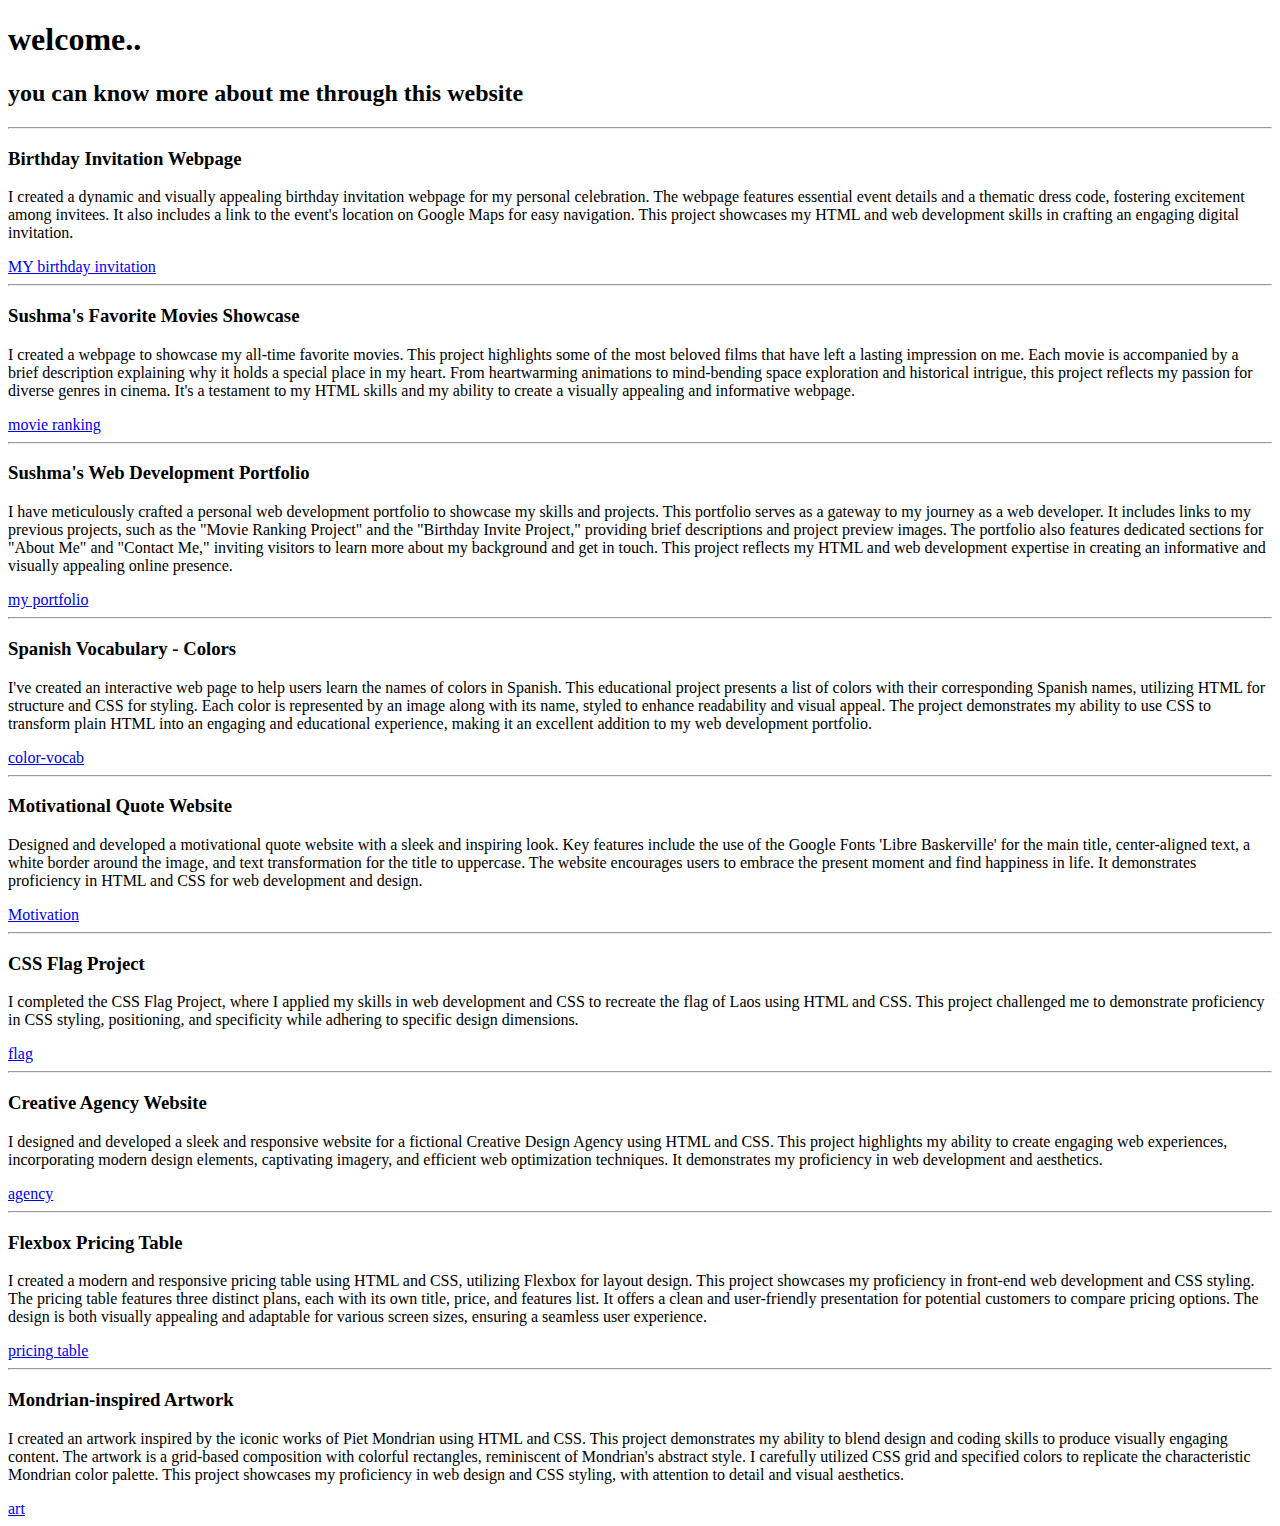
<file: index.html>
<!DOCTYPE html>
<html lang="en">
<head>
    <meta charset="UTF-8">
    <meta name="viewport" content="width=device-width, initial-scale=1.0">
    <title>blog</title>
</head>
<body>
    <h1>welcome..</h1>
    <h2>you can know more about me through this website</h2>
    <hr />
    <h3>
        Birthday Invitation Webpage
    </h3>
    <p>I created a dynamic and visually appealing birthday invitation webpage for my personal celebration. The webpage features essential event details and a thematic dress code, fostering excitement among invitees. It also includes a link to the event's location on Google Maps for easy navigation. This project showcases my HTML and web development skills in crafting an engaging digital invitation.</p>
    <a href="./3.4 Birthday Invite Project/index.html">MY birthday invitation</a>
    <hr />
    <h3>
        Sushma's Favorite Movies Showcase
    </h3>
    <p>
        I created a webpage to showcase my all-time favorite movies. This project highlights some of the most beloved films that have left a lasting impression on me. Each movie is accompanied by a brief description explaining why it holds a special place in my heart. From heartwarming animations to mind-bending space exploration and historical intrigue, this project reflects my passion for diverse genres in cinema. It's a testament to my HTML skills and my ability to create a visually appealing and informative webpage.

    </p>
    <a href="./2.4 Movie Ranking Project/index.html">movie ranking</a>
    <hr />
    <h3>
        Sushma's Web Development Portfolio
    </h3>
    <p>I have meticulously crafted a personal web development portfolio to showcase my skills and projects. This portfolio serves as a gateway to my journey as a web developer. It includes links to my previous projects, such as the "Movie Ranking Project" and the "Birthday Invite Project," providing brief descriptions and project preview images. The portfolio also features dedicated sections for "About Me" and "Contact Me," inviting visitors to learn more about my background and get in touch. This project reflects my HTML and web development expertise in creating an informative and visually appealing online presence.</p>
    <a href="./4.3 HTML Porfolio Project/index.html">my portfolio</a>
    <hr />
    <h3>Spanish Vocabulary - Colors</h3>
    <p>I've created an interactive web page to help users learn the names of colors in Spanish. This educational project presents a list of colors with their corresponding Spanish names, utilizing HTML for structure and CSS for styling. Each color is represented by an image along with its name, styled to enhance readability and visual appeal. The project demonstrates my ability to use CSS to transform plain HTML into an engaging and educational experience, making it an excellent addition to my web development portfolio.</p>
    <a href="./5.4 Color Vocab Project/index.html">color-vocab</a>
    <hr />
    <h3>Motivational Quote Website</h3>
    <p>Designed and developed a motivational quote website with a sleek and inspiring look. Key features include the use of the Google Fonts 'Libre Baskerville' for the main title, center-aligned text, a white border around the image, and text transformation for the title to uppercase. The website encourages users to embrace the present moment and find happiness in life. It demonstrates proficiency in HTML and CSS for web development and design.</p>
    <a href="./6.4 Motivation Meme Project/index.html">Motivation</a>
    <hr />
    <h3> CSS Flag Project</h3>
    <p>I completed the CSS Flag Project, where I applied my skills in web development and CSS to recreate the flag of Laos using HTML and CSS. This project challenged me to demonstrate proficiency in CSS styling, positioning, and specificity while adhering to specific design dimensions.</p>
    <a href="./7.3 CSS Flag Project/index.html">flag</a>
    <hr />
    <h3>Creative Agency Website</h3>
    <p>I designed and developed a sleek and responsive website for a fictional Creative Design Agency using HTML and CSS. This project highlights my ability to create engaging web experiences, incorporating modern design elements, captivating imagery, and efficient web optimization techniques. It demonstrates my proficiency in web development and aesthetics.</p>
    <a href="./8.4 Web Design Agency Project/index.html">agency</a>
    <hr />
    <h3>Flexbox Pricing Table</h3>
    <p>I created a modern and responsive pricing table using HTML and CSS, utilizing Flexbox for layout design. This project showcases my proficiency in front-end web development and CSS styling. The pricing table features three distinct plans, each with its own title, price, and features list. It offers a clean and user-friendly presentation for potential customers to compare pricing options. The design is both visually appealing and adaptable for various screen sizes, ensuring a seamless user experience.</p>
    <a href="./9.4 Flexbox Pricing Table Project/index.html">pricing table</a>
    <hr />
    <h3>
        Mondrian-inspired Artwork
    </h3>
    <p>I created an artwork inspired by the iconic works of Piet Mondrian using HTML and CSS. This project demonstrates my ability to blend design and coding skills to produce visually engaging content. The artwork is a grid-based composition with colorful rectangles, reminiscent of Mondrian's abstract style. I carefully utilized CSS grid and specified colors to replicate the characteristic Mondrian color palette. This project showcases my proficiency in web design and CSS styling, with attention to detail and visual aesthetics.</p>
    <a href="./10.3 Mondrian Project/index.html">art</a>
</body>
</html>
</file>
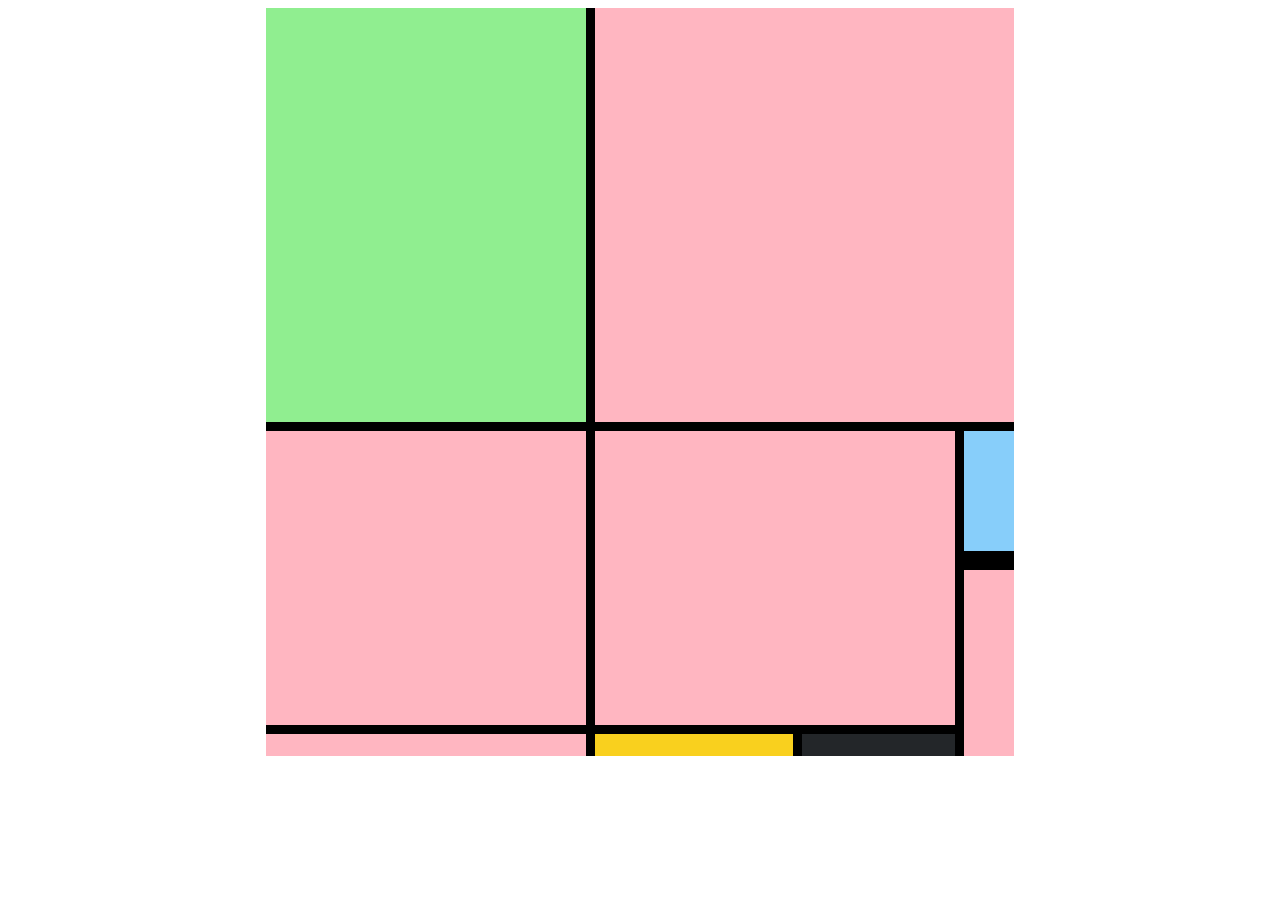
<file: 10.3 Mondrian Project/index.html>
<!DOCTYPE html>
<html lang="en">

<head>
  <meta charset="UTF-8">
  <meta name="viewport" content="width=device-width, initial-scale=1.0">
  <title>Mondrian Project</title>
  <style>
    /* 
    Write your CSS here 
    Line Colour: #000
    White: #F0F1EC
    Red: #E72F24
    Black: #232629
    Blue: #004592
    Yellow: #F9D01E
    */
    body {
      display: flex;
      justify-content: center;
      
     
    }

    .container {
      height: 748px;
      width: 748px;
      display: grid;
      background-color: #000;
      grid-template-columns: 320px 198px 153px 50px;
      grid-template-rows: 414px 130px 155px 22px;
      gap: 9px;
    }

    .item {
      background-color: lightpink;
    }

    .red {
      background-color: lightgreen;
    }

    .white1 {
      grid-column: span 3;
    }

    .white2 {
      grid-row: span 2;
    }

    .white3 {
      grid-area: 2 / 2 / 4 /4
    }

    .blue {
      background-color: lightskyblue;
      border-bottom: 10px solid #000;
    }

    .white4 {
      grid-row: span 2;
    }

    .yellow {
      background-color: #F9D01E;
    }

    .black {
      background-color: #232629;
    }
  </style>
</head>

<body>
  <!-- Write your HTML here -->
  <div class="container">
    <div class="item red"></div>
    <div class="item white1"></div>
    <div class="item white2"></div>
    <div class="item white3"></div>

    <div class="item blue"></div>
    <div class="item white4"></div>

    <div class="item"></div>
    <div class="item yellow"></div>
    <div class="item black"></div>
  </div>
</body>

</html>
</file>
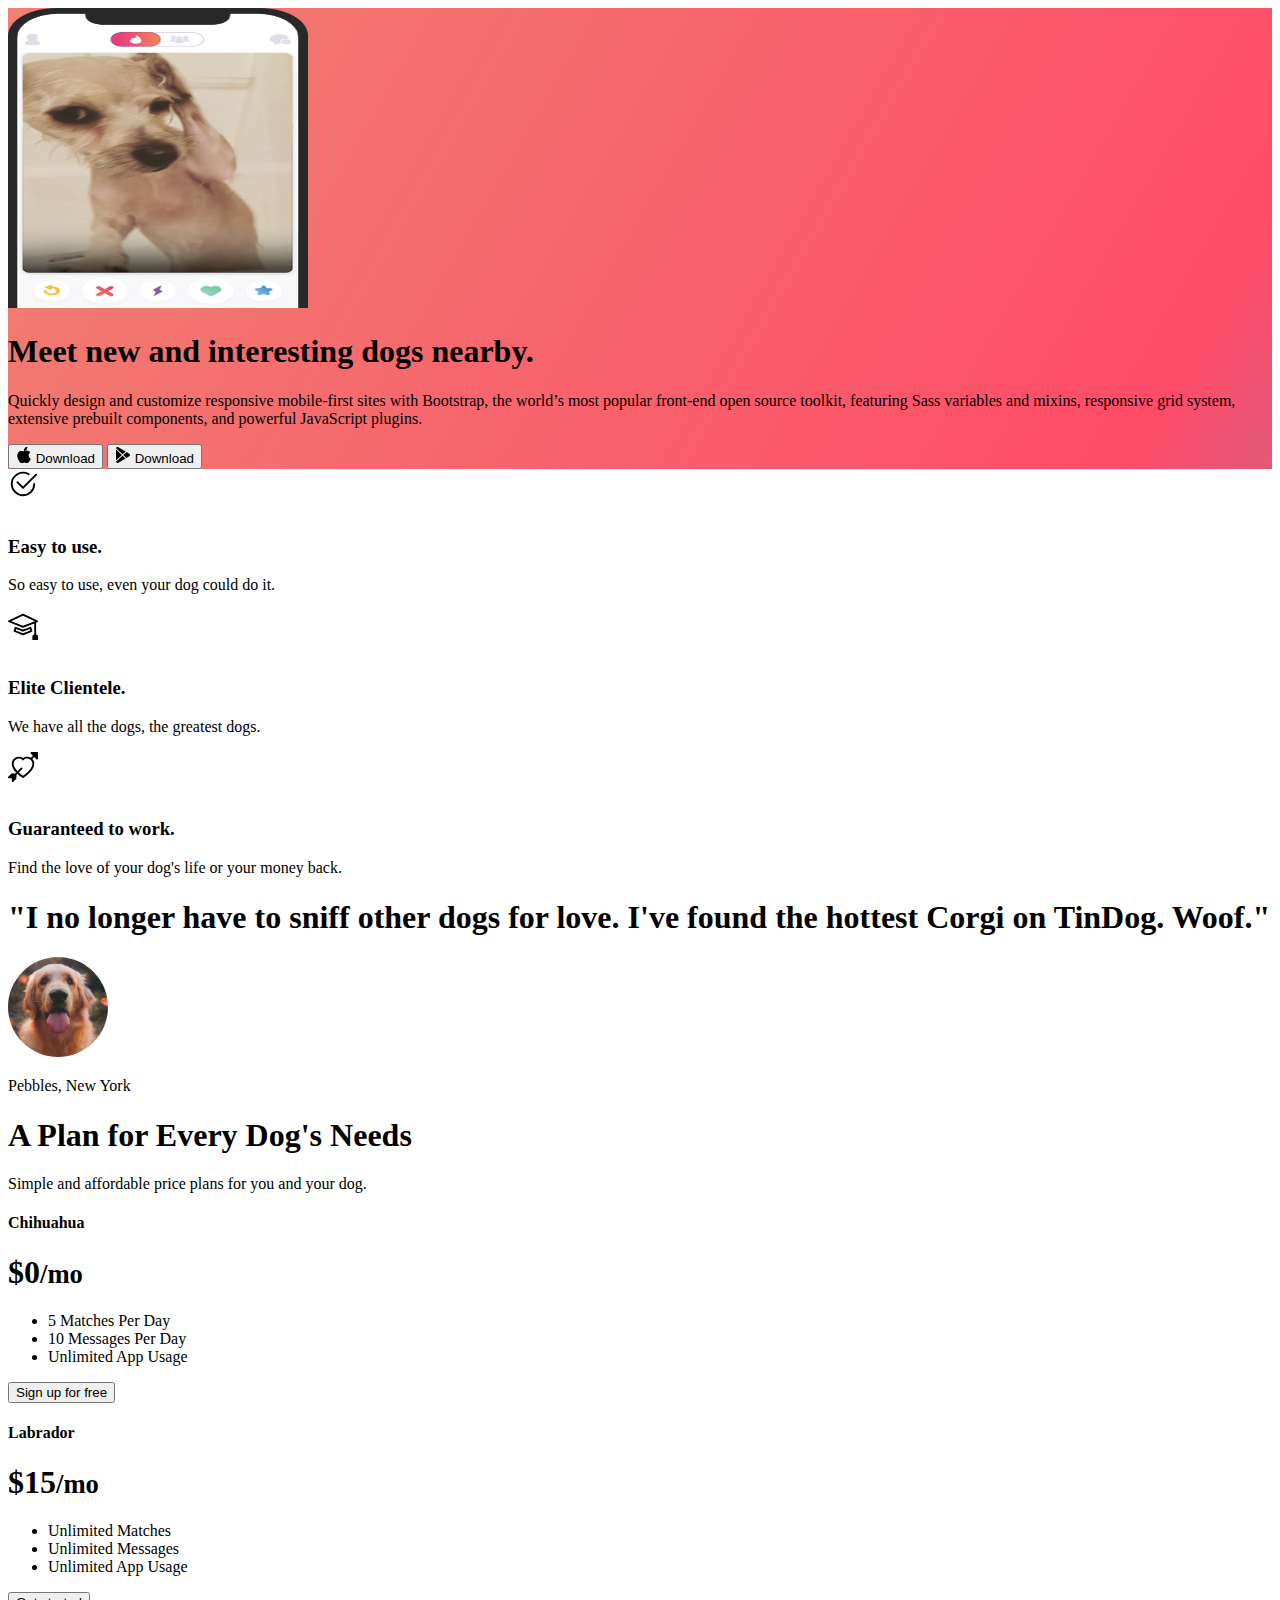
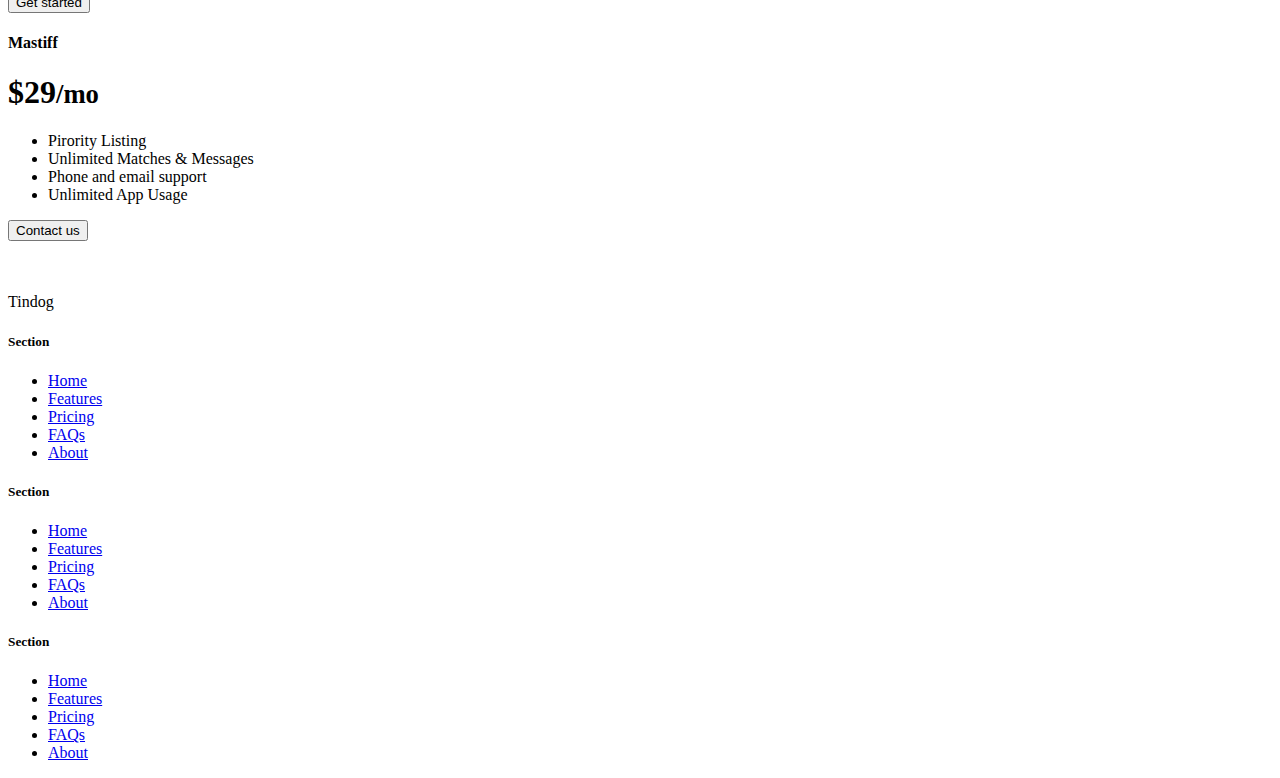
<file: 11.3 TinDog Project/index.html>
<!DOCTYPE html>
<html lang="en">

<head>
  <link href="https://cdn.jsdelivr.net/npm/bootstrap@5.3.1/dist/css/bootstrap.min.css" rel="stylesheet" integrity="sha384-4bw+/aepP/YC94hEpVNVgiZdgIC5+VKNBQNGCHeKRQN+PtmoHDEXuppvnDJzQIu9" crossorigin="anonymous">
  <link rel="stylesheet" href="./css/style.css">
  <meta charset="UTF-8">
  <meta name="viewport" content="width=device-width, initial-scale=1.0">
  <title>TinDog</title>
</head>

<body>

  <!-- Title -->
  <div>
  <section id="title" class="gradient-background">

    <div class="container col-xxl-8 px-4 pt-5">
      <div class="row flex-lg-row-reverse align-items-center g-5 pt-5">
        <div class="col-10 col-sm-8 col-lg-6">
          <img src="./images/iphone.png" class="d-block mx-lg-auto img-fluid" alt="Bootstrap Themes" width="300" height="300"  loading="lazy">
        </div>
        <div class="col-lg-6">
          <h1 class="display-5 fw-bold text-body-emphasis lh-1 mb-3">Meet new and interesting dogs nearby.</h1>
          <p class="lead">Quickly design and customize responsive mobile-first sites with Bootstrap, the world’s most popular front-end open source toolkit, featuring Sass variables and mixins, responsive grid system, extensive prebuilt components, and powerful JavaScript plugins.</p>
          <div class="d-grid gap-2 d-md-flex justify-content-md-start">
            <button type="button" class="btn btn-primary btn-lg px-4 me-md-2"><svg xmlns="http://www.w3.org/2000/svg" width="16" height="16" fill="currentColor"
              class="bi bi-apple mb-1" viewBox="0 0 16 16">
<path
                d="M11.182.008C11.148-.03 9.923.023 8.857 1.18c-1.066 1.156-.902 2.482-.878 2.516.024.034 1.52.087 2.475-1.258.955-1.345.762-2.391.728-2.43Zm3.314 11.733c-.048-.096-2.325-1.234-2.113-3.422.212-2.189 1.675-2.789 1.698-2.854.023-.065-.597-.79-1.254-1.157a3.692 3.692 0 0 0-1.563-.434c-.108-.003-.483-.095-1.254.116-.508.139-1.653.589-1.968.607-.316.018-1.256-.522-2.267-.665-.647-.125-1.333.131-1.824.328-.49.196-1.422.754-2.074 2.237-.652 1.482-.311 3.83-.067 4.56.244.729.625 1.924 1.273 2.796.576.984 1.34 1.667 1.659 1.899.319.232 1.219.386 1.843.067.502-.308 1.408-.485 1.766-.472.357.013 1.061.154 1.782.539.571.197 1.111.115 1.652-.105.541-.221 1.324-1.059 2.238-2.758.347-.79.505-1.217.473-1.282Z" />
<path
                d="M11.182.008C11.148-.03 9.923.023 8.857 1.18c-1.066 1.156-.902 2.482-.878 2.516.024.034 1.52.087 2.475-1.258.955-1.345.762-2.391.728-2.43Zm3.314 11.733c-.048-.096-2.325-1.234-2.113-3.422.212-2.189 1.675-2.789 1.698-2.854.023-.065-.597-.79-1.254-1.157a3.692 3.692 0 0 0-1.563-.434c-.108-.003-.483-.095-1.254.116-.508.139-1.653.589-1.968.607-.316.018-1.256-.522-2.267-.665-.647-.125-1.333.131-1.824.328-.49.196-1.422.754-2.074 2.237-.652 1.482-.311 3.83-.067 4.56.244.729.625 1.924 1.273 2.796.576.984 1.34 1.667 1.659 1.899.319.232 1.219.386 1.843.067.502-.308 1.408-.485 1.766-.472.357.013 1.061.154 1.782.539.571.197 1.111.115 1.652-.105.541-.221 1.324-1.059 2.238-2.758.347-.79.505-1.217.473-1.282Z" />
</svg> Download</button>
            <button type="button" class="btn btn-outline-info btn-lg px-4"><svg xmlns="http://www.w3.org/2000/svg" width="16" height="16" fill="currentColor"
              class="bi bi-google-play mb-1" viewBox="0 0 16 16">
<path
                d="M14.222 9.374c1.037-.61 1.037-2.137 0-2.748L11.528 5.04 8.32 8l3.207 2.96 2.694-1.586Zm-3.595 2.116L7.583 8.68 1.03 14.73c.201 1.029 1.36 1.61 2.303 1.055l7.294-4.295ZM1 13.396V2.603L6.846 8 1 13.396ZM1.03 1.27l6.553 6.05 3.044-2.81L3.333.215C2.39-.341 1.231.24 1.03 1.27Z" />
</svg> Download</button>
          </div>
        </div>
      </div>
    </div>
  </section>
  <!-- Features -->
  
    <section id="features">
      <div>
      <div class="container px-4 py-5" id="hanging-icons">
        
        <div class="row g-4 py-5 row-cols-1 row-cols-lg-3">
          <div class="col d-flex align-items-start">
            <div class="icon-square text-body-emphasis bg-body-secondary d-inline-flex align-items-center justify-content-center fs-4 flex-shrink-0 me-3">
              <svg xmlns="http://www.w3.org/2000/svg" height="30" fill="currentColor" class="bi bi-check2-circle"
              viewBox="0 0 16 16">
  <path
                d="M2.5 8a5.5 5.5 0 0 1 8.25-4.764.5.5 0 0 0 .5-.866A6.5 6.5 0 1 0 14.5 8a.5.5 0 0 0-1 0 5.5 5.5 0 1 1-11 0z" />
  <path
                d="M15.354 3.354a.5.5 0 0 0-.708-.708L8 9.293 5.354 6.646a.5.5 0 1 0-.708.708l3 3a.5.5 0 0 0 .708 0l7-7z" />
  </svg>
            </div>
            <div>
              <h3 class="fs-2 text-body-emphasis">Easy to use.</h3>
              <p>So easy to use, even your dog could do it.</p>
              
            </div>
          </div>
          <div class="col d-flex align-items-start">
            <div class="icon-square text-body-emphasis bg-body-secondary d-inline-flex align-items-center justify-content-center fs-4 flex-shrink-0 me-3">
              <svg xmlns="http://www.w3.org/2000/svg" height="30" fill="currentColor" class="bi bi-mortarboard" viewBox="0 0 16 16">
                <path d="M8.211 2.047a.5.5 0 0 0-.422 0l-7.5 3.5a.5.5 0 0 0 .025.917l7.5 3a.5.5 0 0 0 .372 0L14 7.14V13a1 1 0 0 0-1 1v2h3v-2a1 1 0 0 0-1-1V6.739l.686-.275a.5.5 0 0 0 .025-.917l-7.5-3.5ZM8 8.46 1.758 5.965 8 3.052l6.242 2.913L8 8.46Z"/>
                <path d="M4.176 9.032a.5.5 0 0 0-.656.327l-.5 1.7a.5.5 0 0 0 .294.605l4.5 1.8a.5.5 0 0 0 .372 0l4.5-1.8a.5.5 0 0 0 .294-.605l-.5-1.7a.5.5 0 0 0-.656-.327L8 10.466 4.176 9.032Zm-.068 1.873.22-.748 3.496 1.311a.5.5 0 0 0 .352 0l3.496-1.311.22.748L8 12.46l-3.892-1.556Z"/>
                </svg>
            </div>
            <div>
              <h3 class="fs-2 text-body-emphasis">Elite Clientele.</h3>
              <p>We have all the dogs, the greatest dogs.</p>
              
            </div>
          </div>
          <div class="col d-flex align-items-start">
            <div class="icon-square text-body-emphasis bg-body-secondary d-inline-flex align-items-center justify-content-center fs-4 flex-shrink-0 me-3">
              <svg xmlns="http://www.w3.org/2000/svg" height="30" fill="currentColor" class="bi bi-arrow-through-heart"
              viewBox="0 0 16 16">
  <path fill-rule="evenodd"
                d="M2.854 15.854A.5.5 0 0 1 2 15.5V14H.5a.5.5 0 0 1-.354-.854l1.5-1.5A.5.5 0 0 1 2 11.5h1.793l.53-.53c-.771-.802-1.328-1.58-1.704-2.32-.798-1.575-.775-2.996-.213-4.092C3.426 2.565 6.18 1.809 8 3.233c1.25-.98 2.944-.928 4.212-.152L13.292 2 12.147.854A.5.5 0 0 1 12.5 0h3a.5.5 0 0 1 .5.5v3a.5.5 0 0 1-.854.354L14 2.707l-1.006 1.006c.236.248.44.531.6.845.562 1.096.585 2.517-.213 4.092-.793 1.563-2.395 3.288-5.105 5.08L8 13.912l-.276-.182a21.86 21.86 0 0 1-2.685-2.062l-.539.54V14a.5.5 0 0 1-.146.354l-1.5 1.5Zm2.893-4.894A20.419 20.419 0 0 0 8 12.71c2.456-1.666 3.827-3.207 4.489-4.512.679-1.34.607-2.42.215-3.185-.817-1.595-3.087-2.054-4.346-.761L8 4.62l-.358-.368c-1.259-1.293-3.53-.834-4.346.761-.392.766-.464 1.845.215 3.185.323.636.815 1.33 1.519 2.065l1.866-1.867a.5.5 0 1 1 .708.708L5.747 10.96Z" />
  </svg>
            </div>
            <div>
              <h3 class="fs-2 text-body-emphasis">Guaranteed to work.</h3>
              <p>Find the love of your dog's life or your money back.</p>
              
            </div>
          </div>
        </div>
      </div>
  
    </section>
  
  

  <!-- Testimonial -->
  <section id="testimonial">
    
    <div class="my-5">
      <div class="p-5 text-center bg-body-tertiary">
        <div class="container py-5">
          <h1 class="text-body-emphasis">"I no longer have to sniff other dogs for love. I've found the hottest Corgi on TinDog. Woof."</h1>
          <img src="./images/dog-img.jpg" class="profile-img mt-5" height="100px" width="100px" />
          <p class="col-lg-8 mx-auto lead mt-2">
            Pebbles, New York
          </p>
        </div>
      </div>
    </div>

  </section>
  <div class="pricing-header p-3 pb-md-4 mx-auto text-center">
    <h1 class="display-4 fw-normal text-body-emphasis">A Plan for Every Dog's Needs</h1>
    <p class="fs-5 text-body-secondary">Simple and affordable price plans for you and your dog.</p>
  </div>
  <div class="row row-cols-1 row-cols-md-3 mb-3 text-center">
    <div class="col">
      <div class="card mb-4 rounded-3 shadow-sm">
        <div class="card-header py-3">
          <h4 class="my-0 fw-normal">Chihuahua</h4>
        </div>
        <div class="card-body">
          <h1 class="card-title pricing-card-title">$0<small class="text-body-secondary fw-light">/mo</small></h1>
          <ul class="list-unstyled mt-3 mb-4">
            <li>5 Matches Per Day</li>
            <li>10 Messages Per Day</li>
            <li>Unlimited App Usage</li>
            
          </ul>
          <button type="button" class="w-100 btn btn-lg btn-outline-primary">Sign up for free</button>
        </div>
      </div>
    </div>
    <div class="col">
      <div class="card mb-4 rounded-3 shadow-sm">
        <div class="card-header py-3">
          <h4 class="my-0 fw-normal">Labrador</h4>
        </div>
        <div class="card-body">
          <h1 class="card-title pricing-card-title">$15<small class="text-body-secondary fw-light">/mo</small></h1>
          <ul class="list-unstyled mt-3 mb-4">
            <li>Unlimited Matches</li>
            <li>Unlimited Messages</li>
            <li>Unlimited App Usage</li>
           
          </ul>
          <button type="button" class="w-100 btn btn-lg btn-primary">Get started</button>
        </div>
      </div>
    </div>
    <div class="col">
      <div class="card mb-4 rounded-3 shadow-sm border-primary">
        <div class="card-header py-3 text-bg-primary border-primary">
          <h4 class="my-0 fw-normal">Mastiff</h4>
        </div>
        <div class="card-body">
          <h1 class="card-title pricing-card-title">$29<small class="text-body-secondary fw-light">/mo</small></h1>
          <ul class="list-unstyled mt-3 mb-4">
            <li>Pirority Listing</li>
            <li>Unlimited Matches & Messages</li>
            <li>Phone and email support</li>
            <li>Unlimited App Usage</li>
          </ul>
          <button type="button" class="w-100 btn btn-lg btn-primary">Contact us</button>
        </div>
      </div>
    </div>
  </div>
  <!-- Pricing -->
  <section id="pricing">

  </section>
  <!-- Footer -->
  <section id="footer"><footer class="row row-cols-1 row-cols-sm-2 row-cols-md-5 py-5 my-5 border-top">
  <div class="col mb-3">
    <a href="/" class="d-flex align-items-center mb-3 link-body-emphasis text-decoration-none">
      <svg class="bi me-2" width="40" height="32"><use xlink:href="#bootstrap"></use></svg>
    </a>
    <p class="text-body-secondary">Tindog</p>
  </div>

  <div class="col mb-3">

  </div>

  <div class="col mb-3">
    <h5>Section</h5>
    <ul class="nav flex-column">
      <li class="nav-item mb-2"><a href="#" class="nav-link p-0 text-body-secondary">Home</a></li>
      <li class="nav-item mb-2"><a href="#" class="nav-link p-0 text-body-secondary">Features</a></li>
      <li class="nav-item mb-2"><a href="#" class="nav-link p-0 text-body-secondary">Pricing</a></li>
      <li class="nav-item mb-2"><a href="#" class="nav-link p-0 text-body-secondary">FAQs</a></li>
      <li class="nav-item mb-2"><a href="#" class="nav-link p-0 text-body-secondary">About</a></li>
    </ul>
  </div>

  <div class="col mb-3">
    <h5>Section</h5>
    <ul class="nav flex-column">
      <li class="nav-item mb-2"><a href="#" class="nav-link p-0 text-body-secondary">Home</a></li>
      <li class="nav-item mb-2"><a href="#" class="nav-link p-0 text-body-secondary">Features</a></li>
      <li class="nav-item mb-2"><a href="#" class="nav-link p-0 text-body-secondary">Pricing</a></li>
      <li class="nav-item mb-2"><a href="#" class="nav-link p-0 text-body-secondary">FAQs</a></li>
      <li class="nav-item mb-2"><a href="#" class="nav-link p-0 text-body-secondary">About</a></li>
    </ul>
  </div>

  <div class="col mb-3">
    <h5>Section</h5>
    <ul class="nav flex-column">
      <li class="nav-item mb-2"><a href="#" class="nav-link p-0 text-body-secondary">Home</a></li>
      <li class="nav-item mb-2"><a href="#" class="nav-link p-0 text-body-secondary">Features</a></li>
      <li class="nav-item mb-2"><a href="#" class="nav-link p-0 text-body-secondary">Pricing</a></li>
      <li class="nav-item mb-2"><a href="#" class="nav-link p-0 text-body-secondary">FAQs</a></li>
      <li class="nav-item mb-2"><a href="#" class="nav-link p-0 text-body-secondary">About</a></li>
    </ul>
  </div>
</footer>

  </section>
  
  <script src="https://cdn.jsdelivr.net/npm/bootstrap@5.3.1/dist/js/bootstrap.bundle.min.js" integrity="sha384-HwwvtgBNo3bZJJLYd8oVXjrBZt8cqVSpeBNS5n7C8IVInixGAoxmnlMuBnhbgrkm" crossorigin="anonymous"></script>
</body>


</html>
</file>
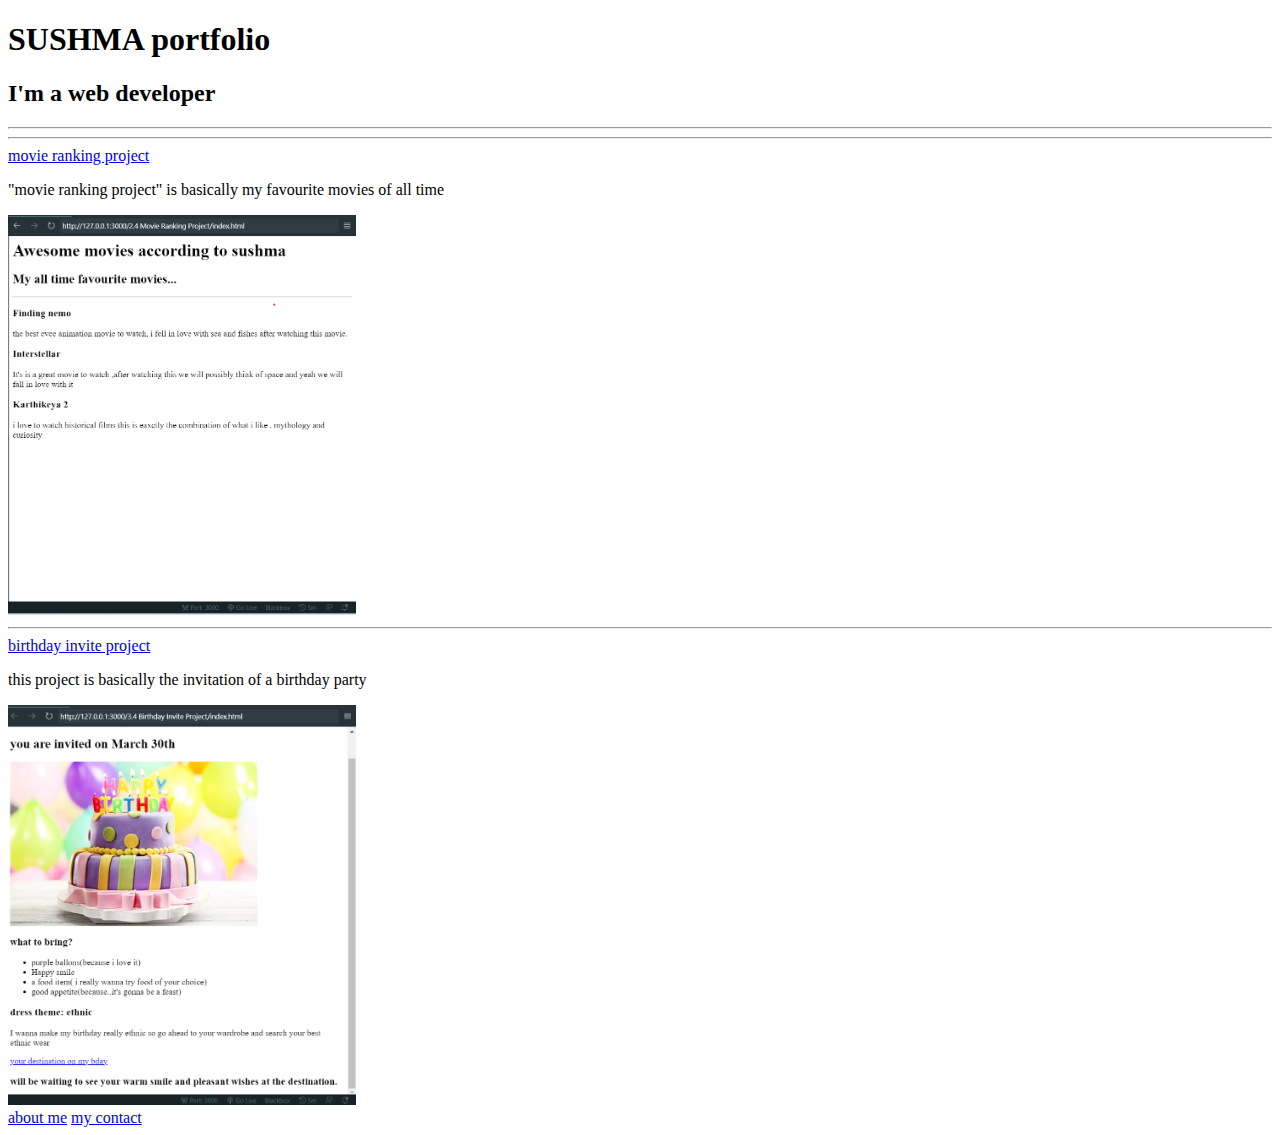
<file: 4.3 HTML Porfolio Project/index.html>
<!-- TODO 1: Create the HTML Boilerplate -->
<!DOCTYPE html>
<html lang="en">
<head>
    <meta charset="UTF-8">
    <meta name="viewport" content="width=device-width, initial-scale=1.0">
    <title>portfolio</title>
</head>
<body>
    <h1>SUSHMA portfolio</h1>
    <h2> I'm a web developer</h2>
    <hr />
    <hr />
    <a href="./public/movie-ranking.html">movie ranking project</a>
    <p> "movie ranking project" is basically my favourite movies of all time</p>
    <img height="400" src="./assets/images/movierankingproject.png" />
    <hr />
    <a href="./public/birthday-invite.html">birthday invite project</a>

    <p>this project is basically the invitation of a birthday party</p>
<img height="400" src="./assets/images/birthdayinviteproject.png" />
<br />
<a href="./public/contact.html"> about me</a>
<a href="./public/about.html">my contact</a>
</body>

</html>

<!-- TODO 2: Add Your previous projects' HTML into the public folder -->

<!-- TODO 3: Take screenshots of your project previews and add the images to the images folder -->

<!-- TODO 4: Add titles/subtitles etc. -->

<!-- TODO 5: Add a link to the project pages -->

<!-- TODO 6: Add images to show the project previews
HINT for TODO 6: You can use the height attribute set to 200 to make the image smaller:
https://developer.mozilla.org/en-US/docs/Web/HTML/Element/img#attr-height -->

<!-- TODO 7: Add the Contact Me and About Me page links -->
</file>
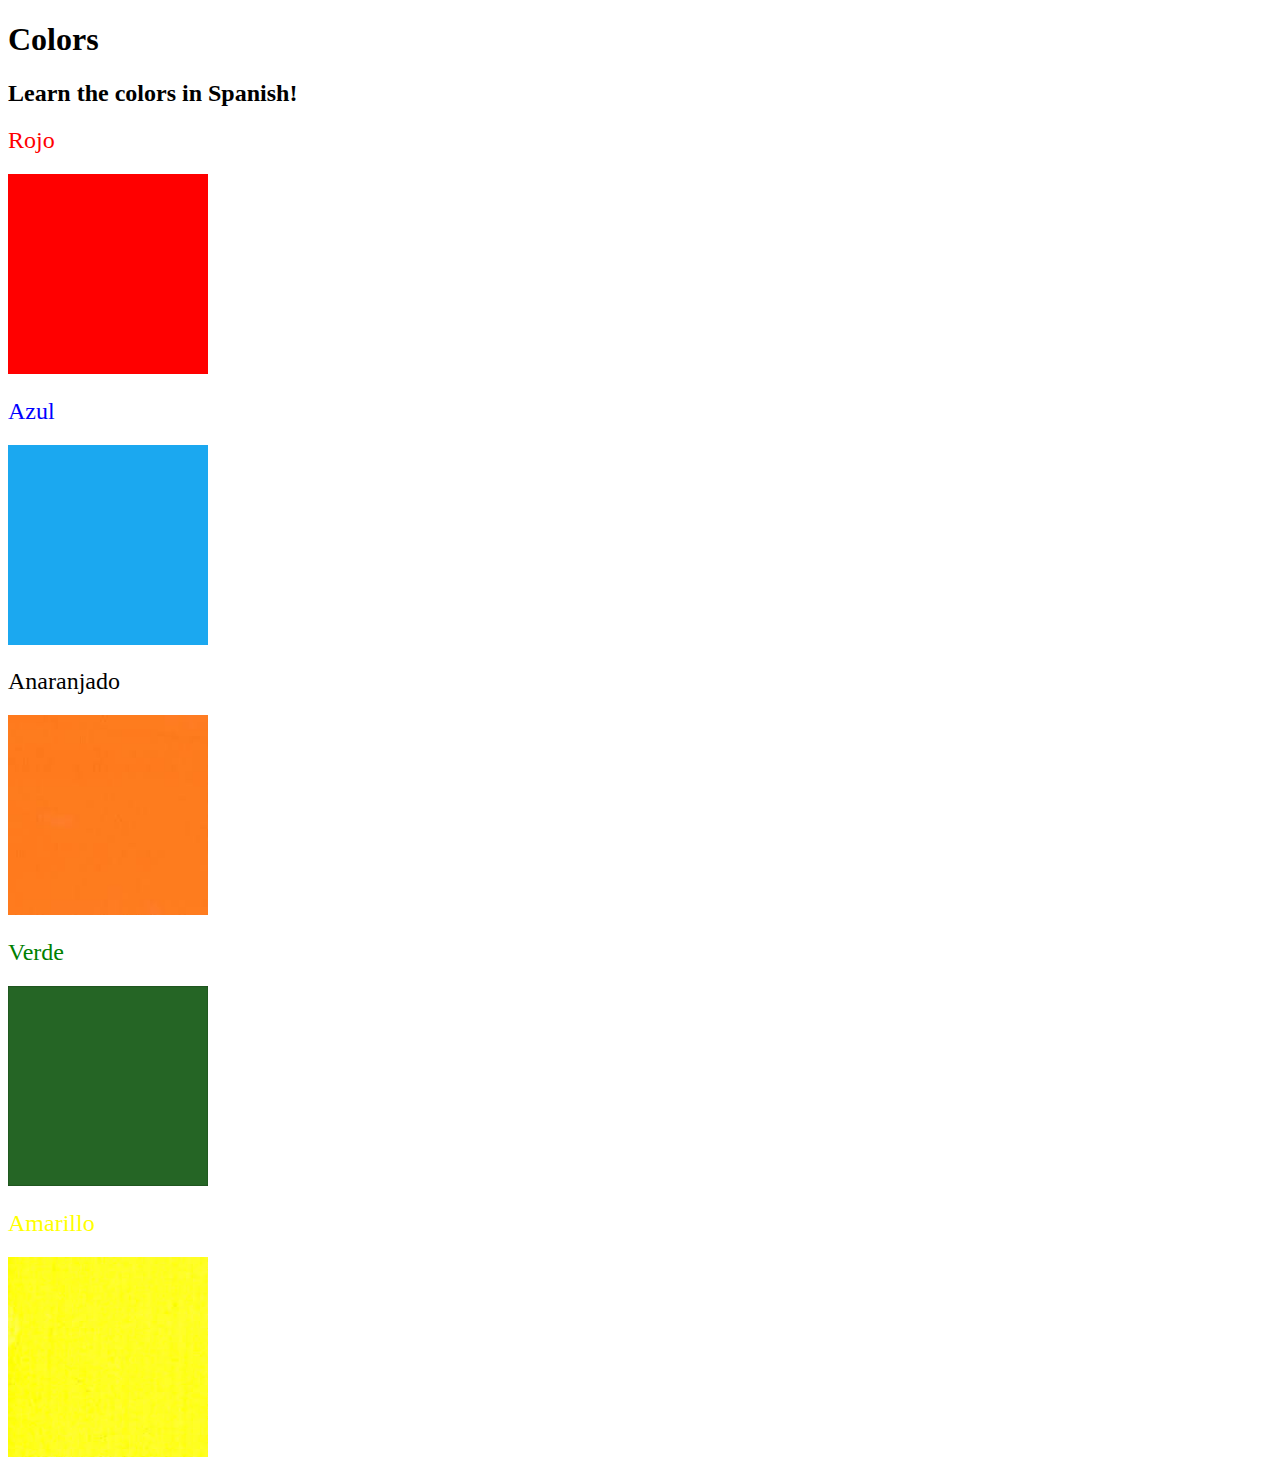
<file: 5.4 Color Vocab Project/index.html>
<!DOCTYPE html>
<html lang="en">

<head>
  <meta charset="UTF-8">
  <title>Spanish Vocabulary</title>
  <link rel="stylesheet" href="./styles.css" />
</head>

<body>
  <h1>Colors</h1>
  <h2>Learn the colors in Spanish!</h2>
  <h2 class="color-title" id="red">Rojo</h2>
  <img class="color" src="./assets/images/red.png" alt="red" />

  <h2 class="color-title" id="blue">Azul</h2>
  <img src="./assets/images/blue.png" alt="blue" />

  <h2 class="color-title" id="orange">Anaranjado</h2>
  <img src="./assets/images/orange.png" alt="orange" />

  <h2 class="color-title" id="green">Verde</h2>
  <img src="./assets/images/green.png" alt="green" />

  <h2 class="color-title" id="yellow">Amarillo</h2>
  <img src="./assets/images/yellow.png" alt="yellow" />
</body>

</html>

<!-- 
TODOs
IMPORTANT: You should not need to make ANY CHANGES to index.html
All code should be written in your CSS file.

1. Create a CSS file and incorporate it as an external stylesheet.
2. Use CSS to style each of the color titles to meaning. 
Hint: Use the id to help if you don't know the words in spanish.
3. Use CSS to change all the color titles to have "font-weight: normal;"
4. Use CSS (not HTML) to make all the images 200px heigh and 200px wide. 
Hint: 
https://developer.mozilla.org/en-US/docs/Web/CSS/height
https://developer.mozilla.org/en-US/docs/Web/CSS/width
-->
</file>
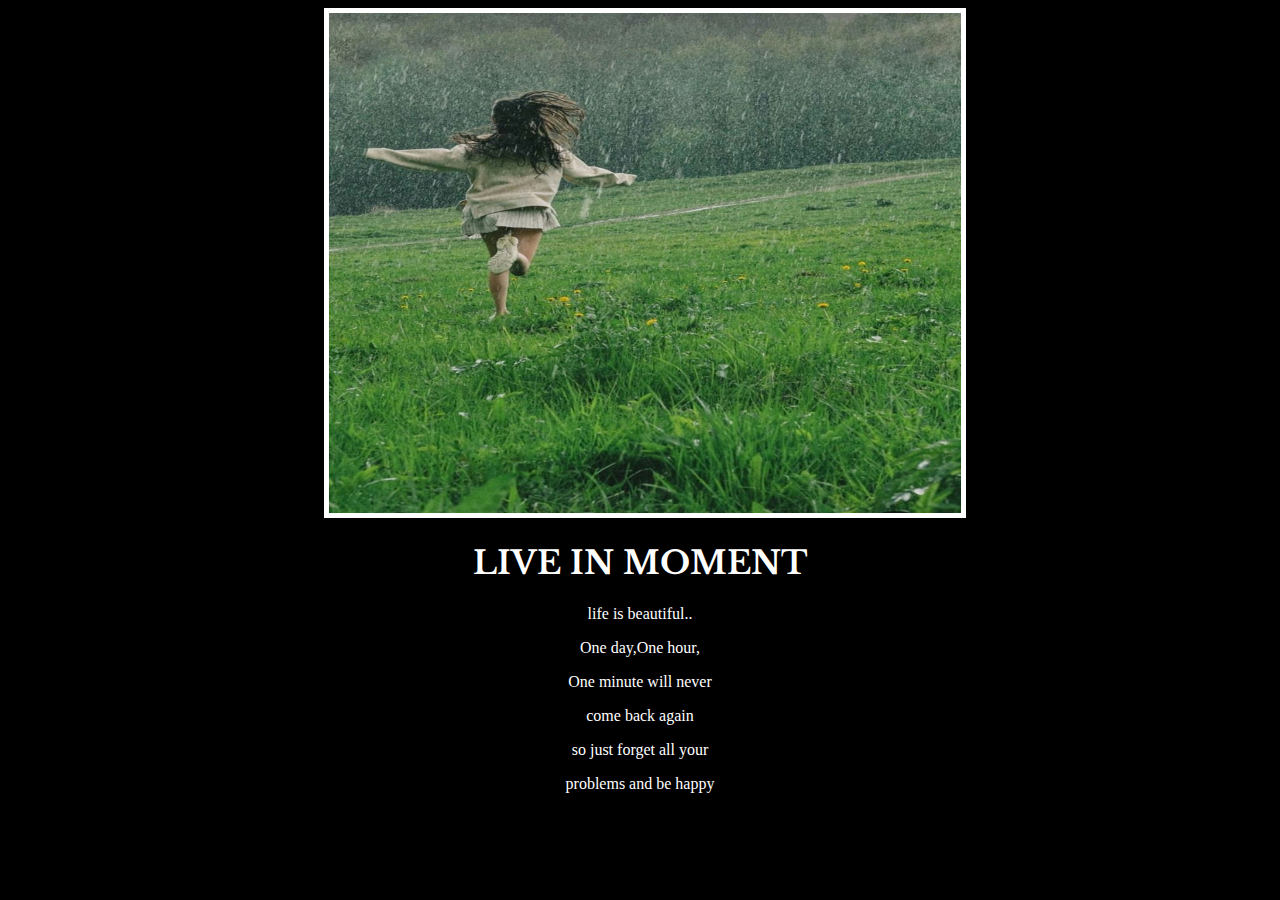
<file: 6.4 Motivation Meme Project/index.html>
<!-- 
  TODO: Create a motivational post website.
Style it how ever you like. 
Look at the goal image for inspiration.
But it must have the following features:
1. The main h1 text should be using the Regular Libre Baskerville Font from Google Fonts:
  https://fonts.google.com/specimen/Libre+Baskerville
2. The text should be white and background black.
3. Add your own image into the images folder inside assets. It should have a 5px white border.
4. The text should be center aligned.
5. Create a div to contain the h1, p and img elements. Adjust the margins so that the image and text are centered on the page. 
  Hint: You horizontally center a div by giving it a width of 50% and a margin-left of 25%.
  Hint: Set the image to have a width of 100% so it fills the div. 
6. Read about the text-transform property on MDN docs to make the h1 uppercase with CSS.
  https://developer.mozilla.org/en-US/docs/Web/CSS/text-transform 
-->
<!DOCTYPE html>
<html lang="en">
<head>
  <meta charset="UTF-8">
  <meta name="viewport" content="width=device-width, initial-scale=1.0">
  <title>Document</title>
  <style>
    h1{
      font-family: 'Edu SA Beginner', cursive;
font-family: 'Libre Baskerville', serif;
color:white;
text-align:center;
text-transform:uppercase;
    }
    p{
      color:white;
text-align:center;

    }
    body{
      background-color: black;
    }
    img{
      border:5px solid white;
      width:100%;
      /* margin:0px 0px 0px 100px; */
    }
    div{
      width:50%;
      margin-left:25%;
      margin-right:25%;
    }
    
   
    /* p{
      margin:0px;
      color:white;
      
    }
    html{
      background-color:black;
    }
    h1{
      color:white;
      background-color: black;
      font-family: 'Edu SA Beginner', cursive;
font-family: 'Libre Baskerville', serif;
text-transform: uppercase;

    }
    img{
      border: 5px solid white;
     
    }
    div{
      text-align: center;
      
    } */

  </style>
  <link rel="preconnect" href="https://fonts.googleapis.com">
  <link rel="preconnect" href="https://fonts.gstatic.com" crossorigin>
  <link href="https://fonts.googleapis.com/css2?family=Edu+SA+Beginner:wght@500&family=Libre+Baskerville:wght@700&display=swap" rel="stylesheet">

</head>
<body>
  <div>
    <img height = 500px width="500px" src="./assets/images/WhatsApp Image 2023-07-28 at 8.17.36 PM.jpeg" />
  <h1> live in moment</h1>
  <p>life is beautiful.. </p>
  <p> One day,One hour,</p>
  <p>One minute will never </p>
  <p>come back again</p>
  <p>so just forget all your </p>
  <p>problems and be happy</p>
</div>
  
</body>
</html>
</file>
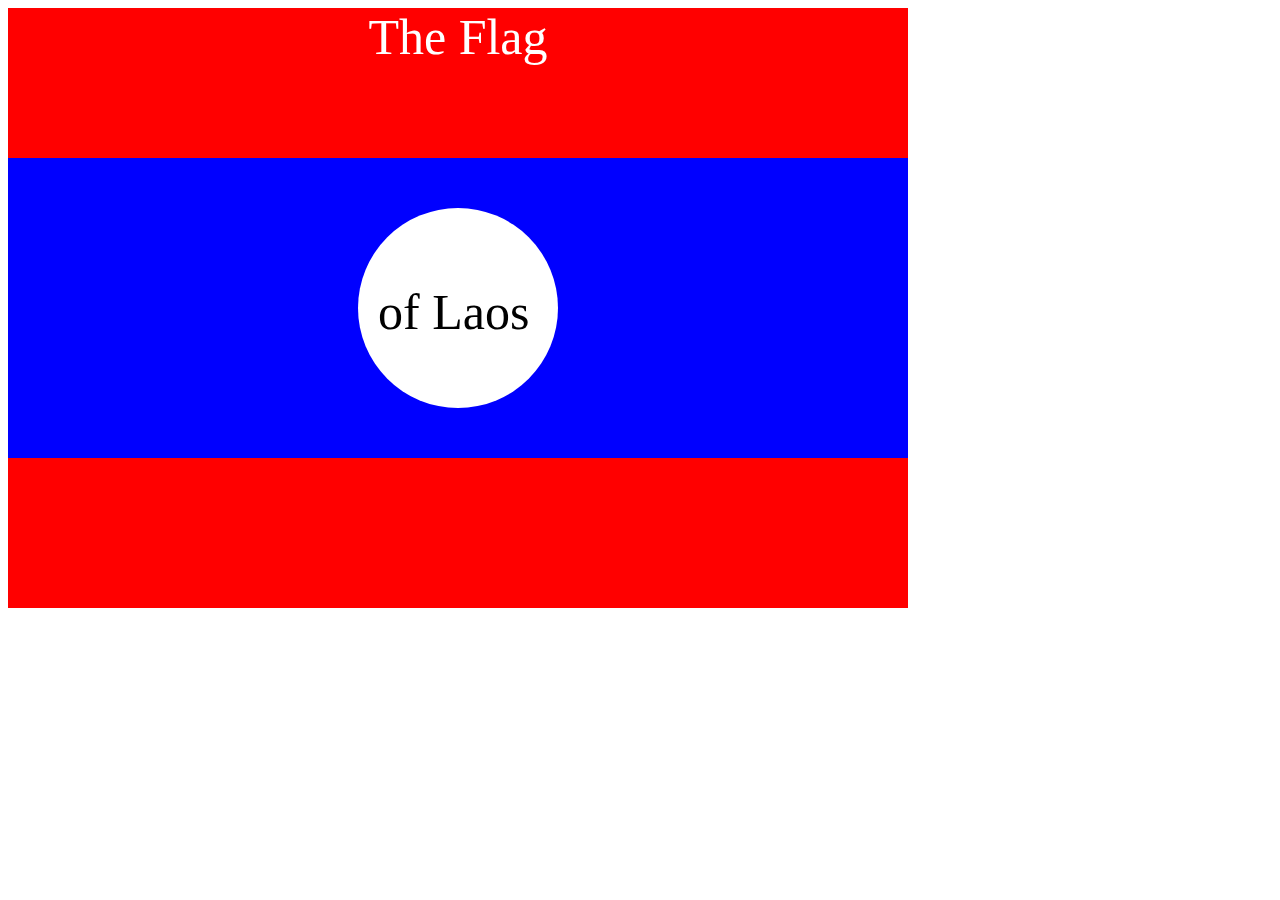
<file: 7.3 CSS Flag Project/index.html>
<!DOCTYPE html>
<html lang="en">

<head>
  <meta charset="UTF-8">
  <title>CSS Flag Project</title>
  <style>
    /* Write your CSS Code here */
    
  .flag{
    width:900px;
    height:600px;
    background-color: red;
    position:relative;
  }
  .flag>div>div>p{
    color:black;
    
    text-align: center;
    margin:0;
    position:absolute;
    top:75px;
    left:20px;
    
  }
  
  .flag>div{
    top:150px;
    background-color: blue;
    height:300px;
    width:900px;
    position:absolute;
  }
  .flag>div>div{
    
    height:200px;
    width:200px;
    border-radius: 50%;
    background-color: white;
    position:absolute;
    top:50px;
    bottom:50px;
    left:350px;

  }
  p{
    color:white;
    font-size:50px;
    margin:0;
    text-align: center;
  }
  </style>
</head>

 <!-- 
  IMPORTANT! Do not change any HTML
Don't add any classes/ids/elements 
Use what you know about combining selectors 
and CSS specificity instead.
Hint 1: The flag is 900px by 600px and the circle is 200px by 200px.
Hint 2: You can use CSS inspection to get the colors from
https://appbrewery.github.io/flag-of-laos/
--> 

<body>
  <div class="flag">
    <p>The Flag</p>
    <div>
      <div>
        <p>of Laos</p>
      </div>
    </div>
  </div>
</body>

</html>
</file>
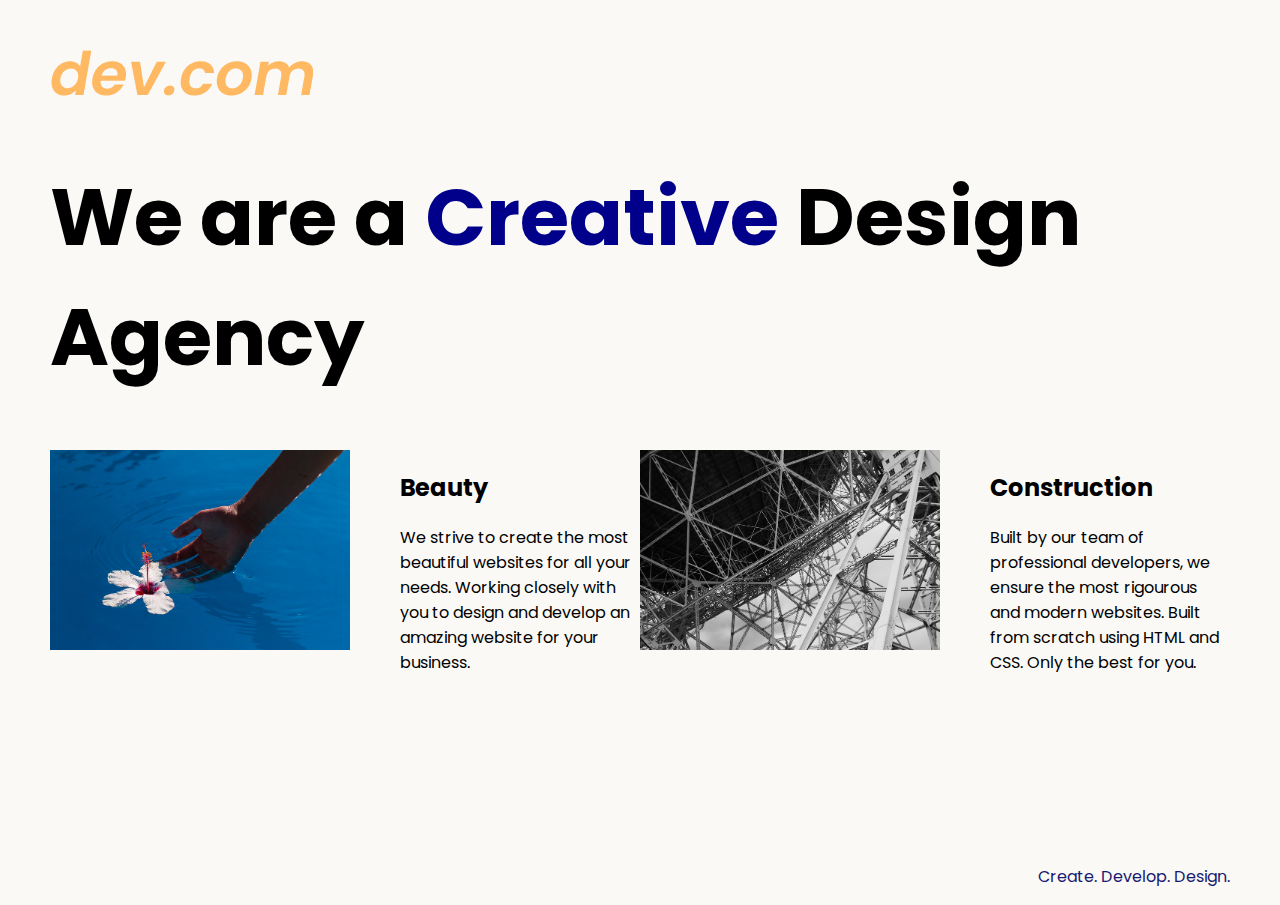
<file: 8.4 Web Design Agency Project/index.html>
<!DOCTYPE html>
<html lang="en">

<head>
  <meta charset="UTF-8">
  <meta name="viewport" content="width=device-width, initial-scale=1.0">
  <title>Agency</title>
  <link rel="stylesheet" href="./style.css">
  <link rel="preconnect" href="https://fonts.googleapis.com">
  <link rel="preconnect" href="https://fonts.gstatic.com" crossorigin>
  <link href="https://fonts.googleapis.com/css2?family=Poppins:wght@400;700&display=swap" rel="stylesheet">
</head>

<body>
  <div class="main">
    <img class="logo" src="./assets/images/logo.png" alt="logo">
    <h1>We are a <span>Creative</span> Design Agency</h1>
    <div class="left card"><img class="tile-image" src="./assets/images/beautiful.jpg" alt="hand and flower in water">
      <h2 class="card-title">Beauty</h2>
      <p class="card-text">We strive to create the most beautiful websites for all your needs. Working closely with you
        to
        design and
        develop an amazing website for your business.</p>
    </div>

    <div class="right card"><img class="tile-image" src="./assets/images/construction.jpg" alt="metal structure">
      <h2 class="card-title">Construction</h2>
      <p>Built by our team of professional developers, we ensure the most rigourous and modern websites. Built from
        scratch using HTML and CSS. Only the best for you.</p>
    </div>

  </div>
  <footer>
    <p>Create. Develop. Design.</p>
  </footer>
</body>

</html>
</file>
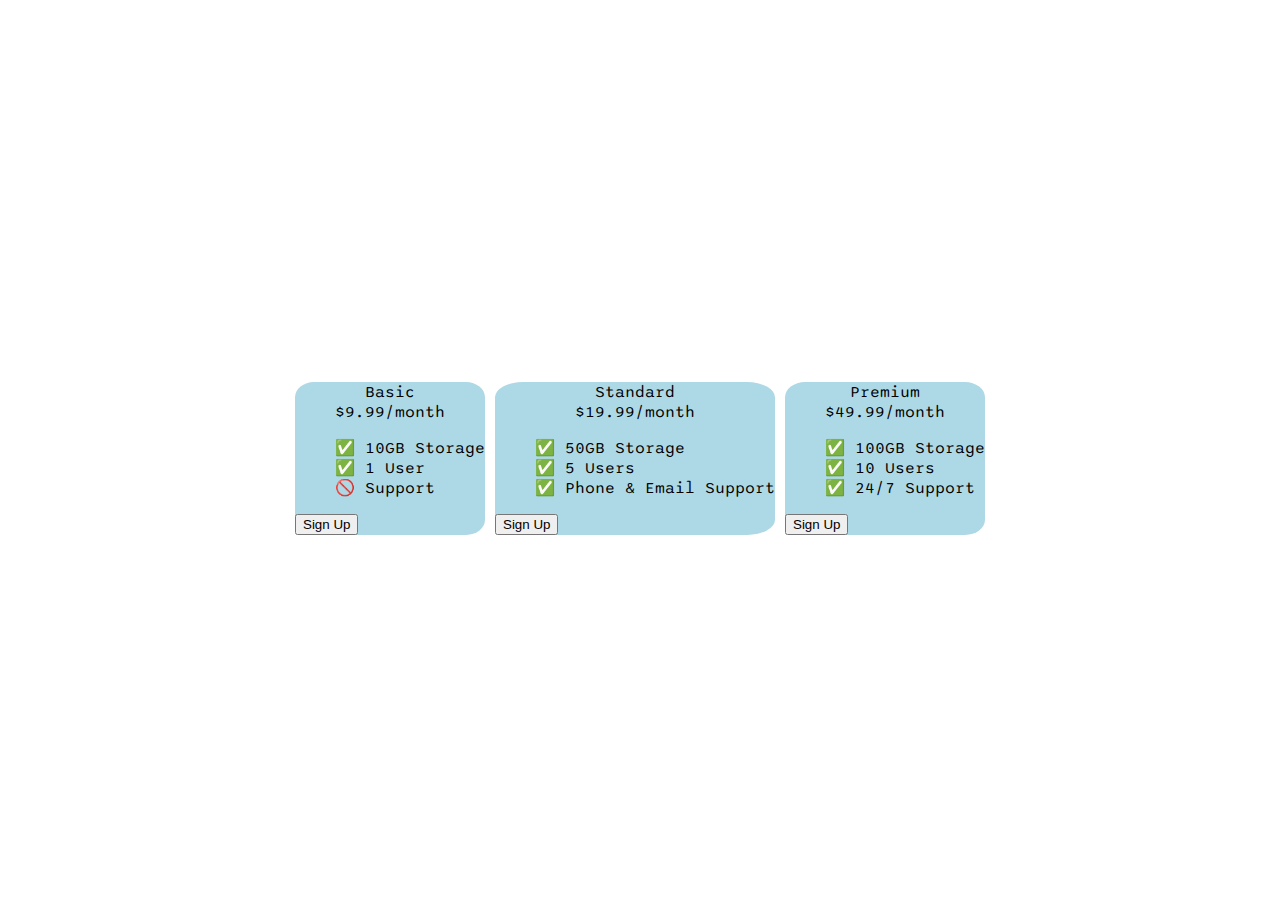
<file: 9.4 Flexbox Pricing Table Project/index.html>
<!DOCTYPE html>
<html>

<head>
  <title>Flexbox Pricing Table</title>
  <link rel="preconnect" href="https://fonts.googleapis.com">
  <link rel="preconnect" href="https://fonts.gstatic.com" crossorigin>
  <link href="https://fonts.googleapis.com/css2?family=Sono:wght@400;700&display=swap" rel="stylesheet">
  <style>
    body {
      font-family: 'Sono', sans-serif;
    }
.pricing-container{
  display: flex;
      justify-content: center;
      align-items: center;
      align-items: center;
      height: 100vh;
  flex:1;
  gap:10px;
}
/* .pricing-container {
      display: flex;
      justify-content: center;
      align-items: center;
      height: 100vh;
      gap: 2rem;
    } */
.pricing-plan{
  background-color: lightblue;
  gap:10px;
  border-radius: 10%;
  justify-content: center;
  align-items: center;
}
.plan-features{
  list-style: none ;
}
.plan-title{
  text-align: center;
}
.plan-price{
  text-align: center;
}
    /* Hint: What can you do with a media query and flexbox? */
    @media (max-width: 1250px) {
      
    }
  </style>
</head>

<body>
  <div class="pricing-container">
    <div class="pricing-plan">
      <div class="plan-title">Basic</div>
      <div class="plan-price">$9.99/month</div>
      <ul class="plan-features">
        <li>✅ 10GB Storage</li>
        <li>✅ 1 User</li>
        <li>🚫 Support</li>
      </ul>
      <button class="plan-button">Sign Up</a>
    </div>
    <div class="pricing-plan">
      <div class="plan-title">Standard</div>
      <div class="plan-price">$19.99/month</div>
      <ul class="plan-features">
        <li>✅ 50GB Storage</li>
        <li>✅ 5 Users</li>
        <li>✅ Phone &amp; Email Support</li>
      </ul>
      <button class="plan-button">Sign Up</a>
    </div>
    <div class="pricing-plan">
      <div class="plan-title">Premium</div>
      <div class="plan-price">$49.99/month</div>
      <ul class="plan-features">
        <li>✅ 100GB Storage</li>
        <li>✅ 10 Users</li>
        <li>✅ 24/7 Support</li>
      </ul>
      <button class="plan-button">Sign Up</a>
    </div>
  </div>

</body>

</html>
</file>
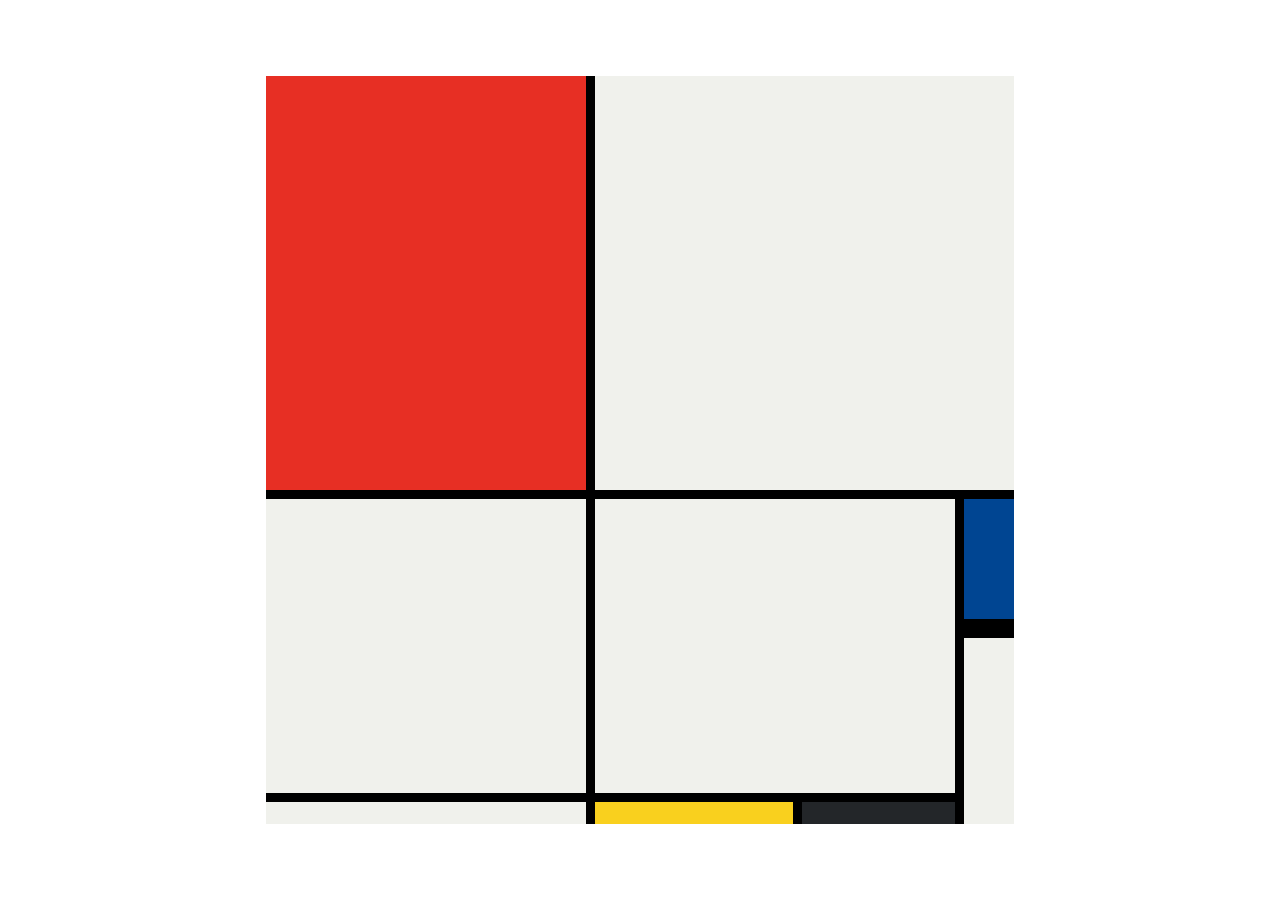
<file: 10.3 Mondrian Project/solution.html>
<!DOCTYPE html>
<html lang="en">

<head>
  <meta charset="UTF-8">
  <meta name="viewport" content="width=device-width, initial-scale=1.0">
  <title>Mondrian Project</title>
  <style>
    /* 
    Write your CSS here 
    Line Colour: #000
    White: #F0F1EC
    Red: #E72F24
    Black: #232629
    Blue: #004592
    Yellow: #F9D01E
    */
    body {
      display: flex;
      justify-content: center;
      align-items: center;
      height: 100vh;
      margin: 0;
      padding: 0;
    }

    .container {
      height: 748px;
      width: 748px;
      display: grid;
      background-color: #000;
      grid-template-columns: 320px 198px 153px 50px;
      grid-template-rows: 414px 130px 155px 22px;
      gap: 9px;
    }

    .item {
      background-color: #F0F1EC;
    }

    .red {
      background-color: #E72F24;
    }

    .white1 {
      grid-column: span 3;
    }

    .white2 {
      grid-row: span 2;
    }

    .white3 {
      grid-area: 2 / 2 / 4 /4
    }

    .blue {
      background-color: #004592;
      border-bottom: 10px solid #000;
    }

    .white4 {
      grid-row: span 2;
    }

    .yellow {
      background-color: #F9D01E;
    }

    .black {
      background-color: #232629;
    }
  </style>
</head>

<body>
  <!-- Write your HTML here -->

  <div class="container">
    <div class="item red"></div>
    <div class="item white1"></div>
    <div class="item white2"></div>
    <div class="item white3"></div>

    <div class="item blue"></div>
    <div class="item white4"></div>

    <div class="item"></div>
    <div class="item yellow"></div>
    <div class="item black"></div>
  </div>
</body>

</html>
</file>
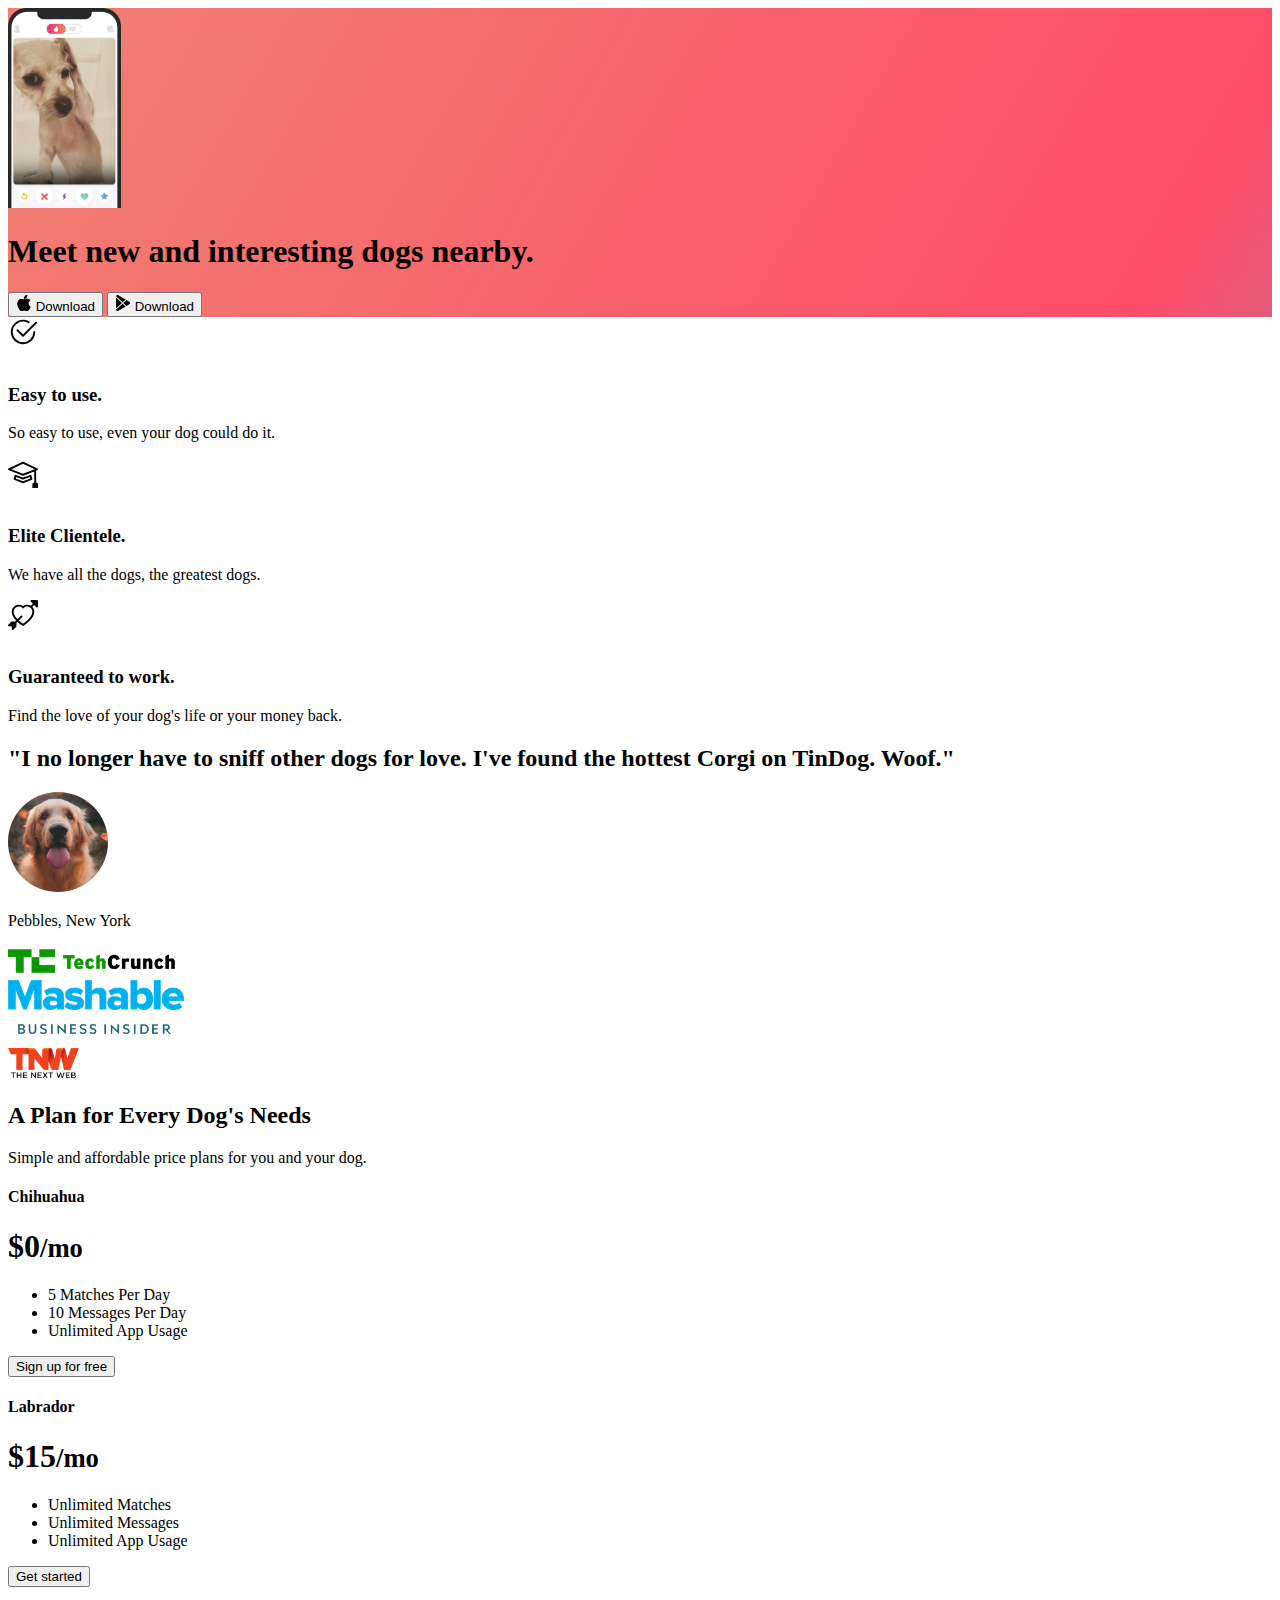
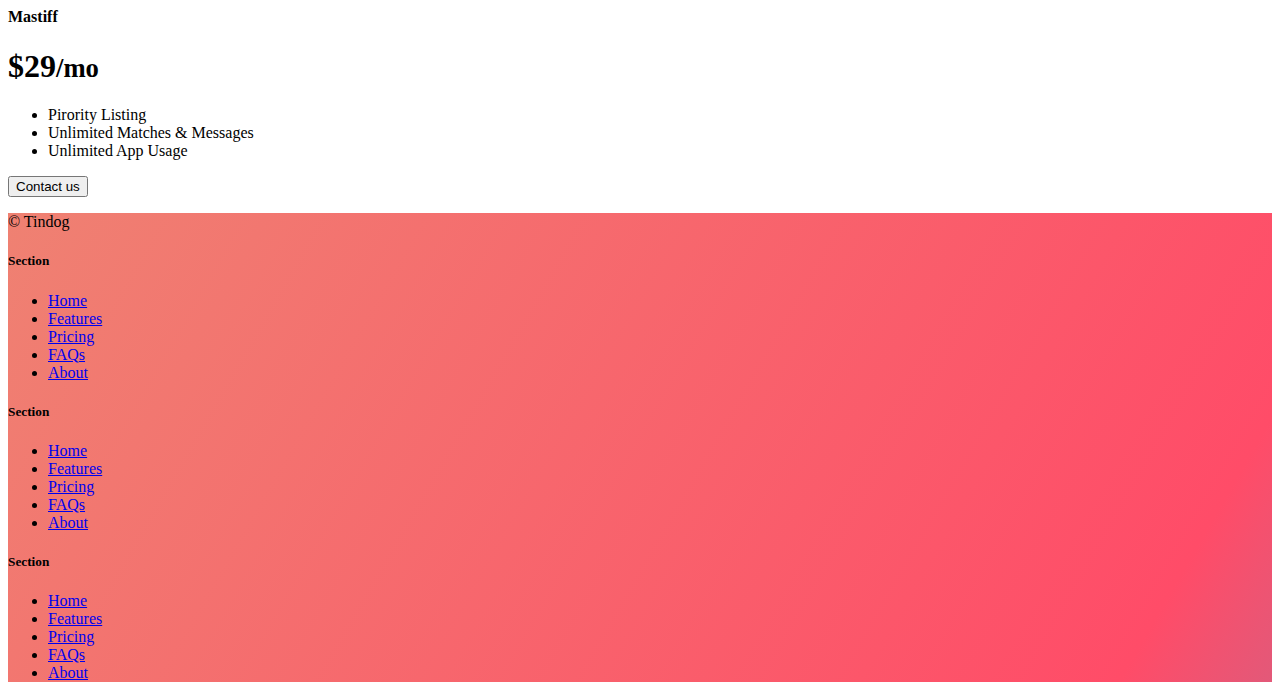
<file: 11.3 TinDog Project/solution.html>
<!DOCTYPE html>
<html lang="en">

<head>
  <meta charset="UTF-8">
  <meta name="viewport" content="width=device-width, initial-scale=1.0">
  <title>TinDog</title>
  <link href="https://cdn.jsdelivr.net/npm/bootstrap@5.3.0-alpha3/dist/css/bootstrap.min.css" rel="stylesheet"
    integrity="sha384-KK94CHFLLe+nY2dmCWGMq91rCGa5gtU4mk92HdvYe+M/SXH301p5ILy+dN9+nJOZ" crossorigin="anonymous">
  <link rel="stylesheet" href="./css/solution.css">
</head>

<body>


  <!-- Title -->
  <section id="title" class="gradient-background">

    <div class="container col-xxl-8 px-4 pt-5">
      <div class="row flex-lg-row-reverse align-items-center g-5 pt-5">
        <div class="col-10 col-sm-8 col-lg-6">
          <img src="./images/iphone.png" class="d-block mx-lg-auto img-fluid" alt="Bootstrap Themes" height="200"
            loading="lazy">
        </div>
        <div class="col-lg-6">
          <h1 class="display-5 fw-bold text-body-emphasis lh-1 mb-3">Meet new and interesting dogs nearby.</h1>

          <div class="d-grid gap-2 d-md-flex justify-content-md-start">
            <button type="button" class="btn btn-light btn-lg px-4 me-md-2"><svg xmlns="http://www.w3.org/2000/svg"
                width="16" height="16" fill="currentColor" class="bi bi-apple mb-1" viewBox="0 0 16 16">
                <path
                  d="M11.182.008C11.148-.03 9.923.023 8.857 1.18c-1.066 1.156-.902 2.482-.878 2.516.024.034 1.52.087 2.475-1.258.955-1.345.762-2.391.728-2.43Zm3.314 11.733c-.048-.096-2.325-1.234-2.113-3.422.212-2.189 1.675-2.789 1.698-2.854.023-.065-.597-.79-1.254-1.157a3.692 3.692 0 0 0-1.563-.434c-.108-.003-.483-.095-1.254.116-.508.139-1.653.589-1.968.607-.316.018-1.256-.522-2.267-.665-.647-.125-1.333.131-1.824.328-.49.196-1.422.754-2.074 2.237-.652 1.482-.311 3.83-.067 4.56.244.729.625 1.924 1.273 2.796.576.984 1.34 1.667 1.659 1.899.319.232 1.219.386 1.843.067.502-.308 1.408-.485 1.766-.472.357.013 1.061.154 1.782.539.571.197 1.111.115 1.652-.105.541-.221 1.324-1.059 2.238-2.758.347-.79.505-1.217.473-1.282Z" />
                <path
                  d="M11.182.008C11.148-.03 9.923.023 8.857 1.18c-1.066 1.156-.902 2.482-.878 2.516.024.034 1.52.087 2.475-1.258.955-1.345.762-2.391.728-2.43Zm3.314 11.733c-.048-.096-2.325-1.234-2.113-3.422.212-2.189 1.675-2.789 1.698-2.854.023-.065-.597-.79-1.254-1.157a3.692 3.692 0 0 0-1.563-.434c-.108-.003-.483-.095-1.254.116-.508.139-1.653.589-1.968.607-.316.018-1.256-.522-2.267-.665-.647-.125-1.333.131-1.824.328-.49.196-1.422.754-2.074 2.237-.652 1.482-.311 3.83-.067 4.56.244.729.625 1.924 1.273 2.796.576.984 1.34 1.667 1.659 1.899.319.232 1.219.386 1.843.067.502-.308 1.408-.485 1.766-.472.357.013 1.061.154 1.782.539.571.197 1.111.115 1.652-.105.541-.221 1.324-1.059 2.238-2.758.347-.79.505-1.217.473-1.282Z" />
              </svg> Download</button>
            <button type="button" class="btn btn-outline-light btn-lg px-4"><svg xmlns="http://www.w3.org/2000/svg"
                width="16" height="16" fill="currentColor" class="bi bi-google-play mb-1" viewBox="0 0 16 16">
                <path
                  d="M14.222 9.374c1.037-.61 1.037-2.137 0-2.748L11.528 5.04 8.32 8l3.207 2.96 2.694-1.586Zm-3.595 2.116L7.583 8.68 1.03 14.73c.201 1.029 1.36 1.61 2.303 1.055l7.294-4.295ZM1 13.396V2.603L6.846 8 1 13.396ZM1.03 1.27l6.553 6.05 3.044-2.81L3.333.215C2.39-.341 1.231.24 1.03 1.27Z" />
              </svg> Download</button>
          </div>
        </div>
      </div>
    </div>
  </section>
  <!-- Features -->
  <section id="features">
    <div class="container mt-5">
      <div class="row g-4 py-5 row-cols-1 row-cols-lg-3">
        <div class="col d-flex align-items-start">
          <div
            class="icon-square text-body-emphasis bg-body-secondary d-inline-flex align-items-center justify-content-center fs-4 flex-shrink-0 me-3">
            <svg xmlns="http://www.w3.org/2000/svg" height="30" fill="currentColor" class="bi bi-check2-circle"
              viewBox="0 0 16 16">
              <path
                d="M2.5 8a5.5 5.5 0 0 1 8.25-4.764.5.5 0 0 0 .5-.866A6.5 6.5 0 1 0 14.5 8a.5.5 0 0 0-1 0 5.5 5.5 0 1 1-11 0z" />
              <path
                d="M15.354 3.354a.5.5 0 0 0-.708-.708L8 9.293 5.354 6.646a.5.5 0 1 0-.708.708l3 3a.5.5 0 0 0 .708 0l7-7z" />
            </svg>
          </div>
          <div>
            <h3 class="fs-2">Easy to use.</h3>
            <p>So easy to use, even your dog could do it.</p>

          </div>
        </div>
        <div class="col d-flex align-items-start">
          <div
            class="icon-square text-body-emphasis bg-body-secondary d-inline-flex align-items-center justify-content-center fs-4 flex-shrink-0 me-3">
            <svg xmlns="http://www.w3.org/2000/svg" height="30" fill="currentColor" class="bi bi-mortarboard"
              viewBox="0 0 16 16">
              <path
                d="M8.211 2.047a.5.5 0 0 0-.422 0l-7.5 3.5a.5.5 0 0 0 .025.917l7.5 3a.5.5 0 0 0 .372 0L14 7.14V13a1 1 0 0 0-1 1v2h3v-2a1 1 0 0 0-1-1V6.739l.686-.275a.5.5 0 0 0 .025-.917l-7.5-3.5ZM8 8.46 1.758 5.965 8 3.052l6.242 2.913L8 8.46Z" />
              <path
                d="M4.176 9.032a.5.5 0 0 0-.656.327l-.5 1.7a.5.5 0 0 0 .294.605l4.5 1.8a.5.5 0 0 0 .372 0l4.5-1.8a.5.5 0 0 0 .294-.605l-.5-1.7a.5.5 0 0 0-.656-.327L8 10.466 4.176 9.032Zm-.068 1.873.22-.748 3.496 1.311a.5.5 0 0 0 .352 0l3.496-1.311.22.748L8 12.46l-3.892-1.556Z" />
            </svg>
          </div>
          <div>
            <h3 class="fs-2">Elite Clientele.</h3>
            <p>We have all the dogs, the greatest dogs.</p>

          </div>
        </div>
        <div class="col d-flex align-items-start">
          <div
            class="icon-square text-body-emphasis bg-body-secondary d-inline-flex align-items-center justify-content-center fs-4 flex-shrink-0 me-3">
            <svg xmlns="http://www.w3.org/2000/svg" height="30" fill="currentColor" class="bi bi-arrow-through-heart"
              viewBox="0 0 16 16">
              <path fill-rule="evenodd"
                d="M2.854 15.854A.5.5 0 0 1 2 15.5V14H.5a.5.5 0 0 1-.354-.854l1.5-1.5A.5.5 0 0 1 2 11.5h1.793l.53-.53c-.771-.802-1.328-1.58-1.704-2.32-.798-1.575-.775-2.996-.213-4.092C3.426 2.565 6.18 1.809 8 3.233c1.25-.98 2.944-.928 4.212-.152L13.292 2 12.147.854A.5.5 0 0 1 12.5 0h3a.5.5 0 0 1 .5.5v3a.5.5 0 0 1-.854.354L14 2.707l-1.006 1.006c.236.248.44.531.6.845.562 1.096.585 2.517-.213 4.092-.793 1.563-2.395 3.288-5.105 5.08L8 13.912l-.276-.182a21.86 21.86 0 0 1-2.685-2.062l-.539.54V14a.5.5 0 0 1-.146.354l-1.5 1.5Zm2.893-4.894A20.419 20.419 0 0 0 8 12.71c2.456-1.666 3.827-3.207 4.489-4.512.679-1.34.607-2.42.215-3.185-.817-1.595-3.087-2.054-4.346-.761L8 4.62l-.358-.368c-1.259-1.293-3.53-.834-4.346.761-.392.766-.464 1.845.215 3.185.323.636.815 1.33 1.519 2.065l1.866-1.867a.5.5 0 1 1 .708.708L5.747 10.96Z" />
            </svg>
          </div>
          <div>
            <h3 class="fs-2">Guaranteed to work.</h3>
            <p>Find the love of your dog's life or your money back.</p>

          </div>
        </div>
      </div>
    </div>
  </section>
  <!-- Testimonial -->
  <section id="testimonial">
    <div class="my-5">
      <div class="p-5 text-center bg-body-tertiary">
        <div class="container py-5">
          <h2 class="text-body-emphasis">"I no longer have to sniff other dogs for love. I've found the hottest Corgi on
            TinDog. Woof."</h2>
          <img class="profile-img mt-5" src="./images/dog-img.jpg" alt="dog image">
          <p class="col-lg-8 mx-auto lead mt-2">
            Pebbles, New York
          </p>
        </div>

        <div class="container">
          <div class="row">
            <div class="col-lg-3 col-sm-12">
              <img src="./images/techcrunch.png" alt="techcrunch" height="30">
            </div>
            <div class="col-lg-3 col-sm-12">
              <img src="./images/mashable.png" alt="mashable" height="30">
            </div>
            <div class="col-lg-3 col-sm-12">
              <img src="./images/bizinsider.png" alt="bizinsider" height="30">
            </div>
            <div class="col-lg-3 col-sm-12">
              <img src="./images/tnw.png" alt="tnw" height="30">
            </div>
          </div>
        </div>
      </div>
    </div>
  </section>
  <!-- Pricing -->
  <section id="pricing">
    <div class="container">
      <div class="pricing-header p-3 pb-md-4 mx-auto text-center">
        <h2 class="display-4 fw-normal">A Plan for Every Dog's Needs</h2>
        <p class="fs-5 text-body-secondary">Simple and affordable price plans for you and your dog.
      </div>
      <div class="row row-cols-1 row-cols-md-3 mb-3 text-center">
        <div class="col">
          <div class="card mb-4 rounded-3 shadow-sm">
            <div class="card-header py-3">
              <h4 class="my-0 fw-normal">Chihuahua</h4>
            </div>
            <div class="card-body">
              <h1 class="card-title pricing-card-title">$0<small class="text-body-secondary fw-light">/mo</small></h1>
              <ul class="list-unstyled mt-3 mb-4">
                <li>5 Matches Per Day</li>
                <li>10 Messages Per Day</li>
                <li>Unlimited App Usage</li>
              </ul>
              <button type="button" class="w-100 btn btn-lg btn-outline-dark">Sign up for free</button>
            </div>
          </div>
        </div>
        <div class="col">
          <div class="card mb-4 rounded-3 shadow-sm">
            <div class="card-header py-3">
              <h4 class="my-0 fw-normal">Labrador</h4>
            </div>
            <div class="card-body">
              <h1 class="card-title pricing-card-title">$15<small class="text-body-secondary fw-light">/mo</small></h1>
              <ul class="list-unstyled mt-3 mb-4">
                <li>Unlimited Matches</li>
                <li>Unlimited Messages</li>
                <li>Unlimited App Usage</li>
              </ul>
              <button type="button" class="w-100 btn btn-lg btn-dark">Get started</button>
            </div>
          </div>
        </div>
        <div class="col">
          <div class="card mb-4 rounded-3 shadow-sm border-dark">
            <div class="card-header py-3 text-bg-dark border-dark">
              <h4 class="my-0 fw-normal">Mastiff</h4>
            </div>
            <div class="card-body">
              <h1 class="card-title pricing-card-title">$29<small class="text-body-secondary fw-light">/mo</small></h1>
              <ul class="list-unstyled mt-3 mb-4">
                <li>Pirority Listing</li>
                <li>Unlimited Matches & Messages</li>
                <li>Unlimited App Usage</li>
              </ul>
              <button type="button" class="w-100 btn btn-lg btn-dark">Contact us</button>
            </div>
          </div>
        </div>
      </div>
    </div>
  </section>
  <!-- Footer -->
  <section id="contact" class="gradient-background">
    <div class="container ">
      <footer class="row row-cols-1 row-cols-sm-2 row-cols-md-5 py-5 mt-5 border-top">
        <div class="col mb-3">

          <p class="text-body-secondary">© Tindog</p>
        </div>

        <div class="col mb-3">

        </div>

        <div class="col mb-3">
          <h5>Section</h5>
          <ul class="nav flex-column">
            <li class="nav-item mb-2"><a href="#" class="nav-link p-0 text-body-secondary">Home</a></li>
            <li class="nav-item mb-2"><a href="#" class="nav-link p-0 text-body-secondary">Features</a></li>
            <li class="nav-item mb-2"><a href="#" class="nav-link p-0 text-body-secondary">Pricing</a></li>
            <li class="nav-item mb-2"><a href="#" class="nav-link p-0 text-body-secondary">FAQs</a></li>
            <li class="nav-item mb-2"><a href="#" class="nav-link p-0 text-body-secondary">About</a></li>
          </ul>
        </div>

        <div class="col mb-3">
          <h5>Section</h5>
          <ul class="nav flex-column">
            <li class="nav-item mb-2"><a href="#" class="nav-link p-0 text-body-secondary">Home</a></li>
            <li class="nav-item mb-2"><a href="#" class="nav-link p-0 text-body-secondary">Features</a></li>
            <li class="nav-item mb-2"><a href="#" class="nav-link p-0 text-body-secondary">Pricing</a></li>
            <li class="nav-item mb-2"><a href="#" class="nav-link p-0 text-body-secondary">FAQs</a></li>
            <li class="nav-item mb-2"><a href="#" class="nav-link p-0 text-body-secondary">About</a></li>
          </ul>
        </div>

        <div class="col mb-3">
          <h5>Section</h5>
          <ul class="nav flex-column">
            <li class="nav-item mb-2"><a href="#" class="nav-link p-0 text-body-secondary">Home</a></li>
            <li class="nav-item mb-2"><a href="#" class="nav-link p-0 text-body-secondary">Features</a></li>
            <li class="nav-item mb-2"><a href="#" class="nav-link p-0 text-body-secondary">Pricing</a></li>
            <li class="nav-item mb-2"><a href="#" class="nav-link p-0 text-body-secondary">FAQs</a></li>
            <li class="nav-item mb-2"><a href="#" class="nav-link p-0 text-body-secondary">About</a></li>
          </ul>
        </div>
      </footer>
    </div>
  </section>
</body>

</html>
</file>
<file: 11.3 TinDog Project/css/style.css>
.gradient-background {
  background: linear-gradient(300deg, #00bfff, #ff4c68, #ef8172);
  background-size: 180% 180%;
  animation: gradient-animation 18s ease infinite;
}

@keyframes gradient-animation {
  0% {
    background-position: 0% 50%;
  }
  50% {
    background-position: 100% 50%;
  }
  100% {
    background-position: 0% 50%;
  }
}

.icon-square {
  width: 3rem;
  height: 3rem;
  border-radius: 0.75rem;
}

.profile-img {
  height: 100px;
  border-radius: 50%;
}
</file>
<file: 5.4 Color Vocab Project/styles.css>
#blue{
    color:blue;
}
#red{
    color:red;
}
#yellow{
    color:yellow;
}
#green{
    color:green;
}
#yellow{
    color:yellow;
}
.color-title{
    font-weight: normal;
}
img{
    height:200px;
    width:200px;

}
</file>
<file: 8.4 Web Design Agency Project/style.css>
body {
  font-family: "Poppins", sans-serif;
  margin: 50px 50px 0 50px;
  background-color: #faf9f6;
  display: flex;
  flex-direction: column;
  min-height: 95vh;
}
.main {
  flex: 1;
}

h1 {
  font-size: 5rem;
}

footer {
  text-align: right;
  color: midnightblue;
}
span{
  color:darkblue;
}
/* .title-image{
  float:left;
  width:50px;
  height:50px;
} */
@media (min-width:600px){
.tile-image {
  height: 200px;
  float: left;
  margin-right: 50px;
}
.card{
  width:50%;
}

.left{
  float:left;
}
.right{
  float:right;
}

}
@media (max-width:589px){
  .tile-image {
    height: 200px;
    display:block;
    margin-right: 50px;
  }
  .card-title{
    display:block;
  }
  .card-text{
    display:block;
  }
}
</file>
<file: 11.3 TinDog Project/css/solution.css>
.gradient-background {
  background: linear-gradient(300deg, #00bfff, #ff4c68, #ef8172);
  background-size: 180% 180%;
  animation: gradient-animation 18s ease infinite;
}

@keyframes gradient-animation {
  0% {
    background-position: 0% 50%;
  }
  50% {
    background-position: 100% 50%;
  }
  100% {
    background-position: 0% 50%;
  }
}

.icon-square {
  width: 3rem;
  height: 3rem;
  border-radius: 0.75rem;
}

.profile-img {
  border-radius: 50%;
  height: 100px;
}
</file>
